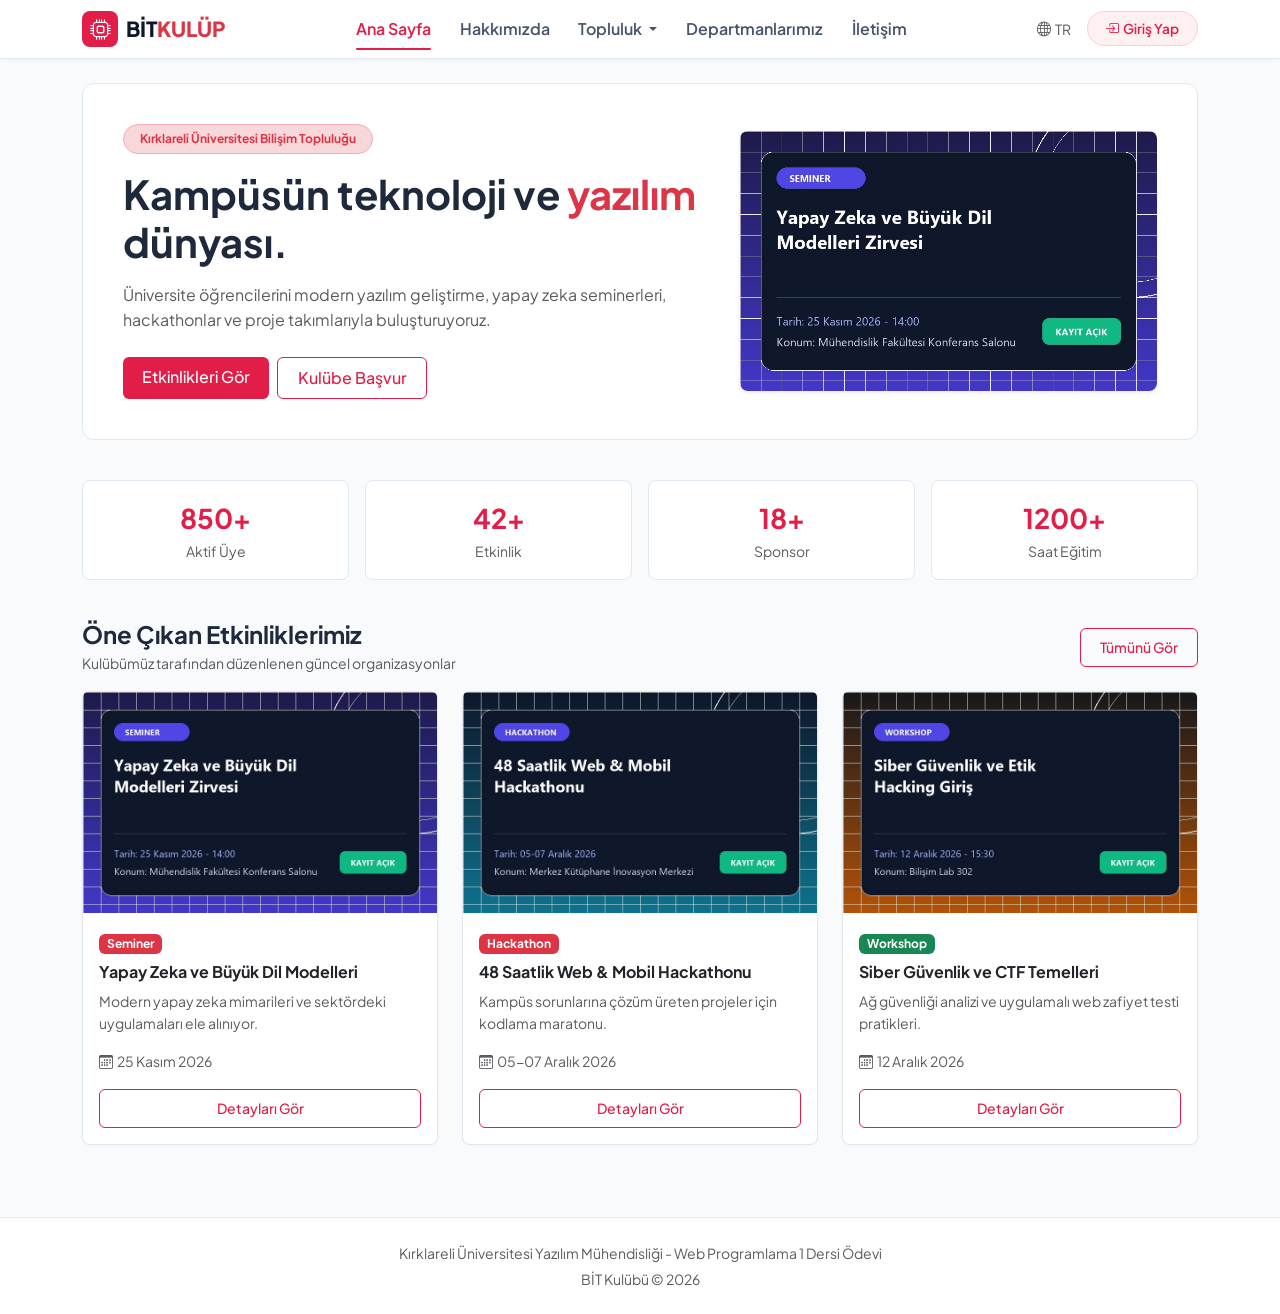
<file: index.html>
<!DOCTYPE html>
<html lang="tr">
<head>
  <meta charset="UTF-8">
  <meta name="viewport" content="width=device-width, initial-scale=1.0">
  <meta name="description" content="Kırklareli Üniversitesi Bilişim ve Teknoloji Kulübü Web Sitesi">
  <title>BİT Kulübü - Üniversite Öğrenci Topluluğu</title>

  <!-- Yazı Tipi -->
  <link rel="preconnect" href="https://fonts.googleapis.com">
  <link rel="preconnect" href="https://fonts.gstatic.com" crossorigin>
  <link href="https://fonts.googleapis.com/css2?family=Plus+Jakarta+Sans:wght@400;500;600;700;800&display=swap" rel="stylesheet">

  <!-- Bootstrap Kütüphanesi -->
  <link href="https://cdn.jsdelivr.net/npm/bootstrap@5.3.3/dist/css/bootstrap.min.css" rel="stylesheet">
  <link href="https://cdn.jsdelivr.net/npm/bootstrap-icons@1.11.3/font/bootstrap-icons.min.css" rel="stylesheet">

  <!-- Kendi CSS Dosyamız -->
  <link rel="stylesheet" href="css/style.css">
</head>
<body>

  <!-- Üst Menü Çubuğu -->
  <header>
    <nav class="navbar navbar-expand-lg navbar-clean">
      <div class="container">
        <!-- Logo -->
        <a class="brand-title" href="index.html">
          <div class="brand-icon"><i class="bi bi-cpu"></i></div>
          <span>BİT<span class="text-danger">KULÜP</span></span>
        </a>

        <!-- Mobilde Açılan Menü Düğmesi -->
        <button class="navbar-toggler border-0 shadow-none" type="button" data-bs-toggle="collapse" data-bs-target="#mainNavbar" aria-label="Menüyü Aç">
          <span class="navbar-toggler-icon"></span>
        </button>

        <!-- Menü Linkleri -->
        <div class="collapse navbar-collapse" id="mainNavbar">
          <ul class="navbar-nav mx-auto mb-2 mb-lg-0 align-items-lg-center">
            <li class="nav-item"><a class="nav-link active" href="index.html">Ana Sayfa</a></li>
            <li class="nav-item"><a class="nav-link" href="hakkinda.html">Hakkımızda</a></li>

            <!-- Topluluk Açılır Menüsü (Resimdeki Kategoriler) -->
            <li class="nav-item dropdown">
              <a class="nav-link dropdown-toggle" href="#" id="toplulukDrop" role="button" data-bs-toggle="dropdown" aria-expanded="false">
                Topluluk
              </a>
              <div class="dropdown-menu dropdown-mega-menu shadow" aria-labelledby="toplulukDrop">
                <div class="row g-2">
                  <!-- Sol Kolon -->
                  <div class="col-12 col-md-6">
                    <a href="hakkinda.html#departmanlar" class="menu-item-card">
                      <div class="menu-icon-box icon-cyan"><i class="bi bi-layers"></i></div>
                      <div>
                        <div class="menu-text-title">Departmanlar</div>
                        <div class="menu-text-desc">Komitelerimizin yapısı</div>
                      </div>
                    </a>

                    <a href="uyeler.html" class="menu-item-card">
                      <div class="menu-icon-box icon-pink"><i class="bi bi-search"></i></div>
                      <div>
                        <div class="menu-text-title">Üyelerimiz</div>
                        <div class="menu-text-desc">Geliştirici kadromuz</div>
                      </div>
                    </a>

                    <a href="etkinlikler.html" class="menu-item-card">
                      <div class="menu-icon-box icon-rose"><i class="bi bi-file-earmark-text"></i></div>
                      <div>
                        <div class="menu-text-title">Duyurular &amp; Blog</div>
                        <div class="menu-text-desc">Yazı ve haberlerimiz</div>
                      </div>
                    </a>

                    <a href="hakkinda.html#sponsorlar" class="menu-item-card">
                      <div class="menu-icon-box icon-teal"><i class="bi bi-award"></i></div>
                      <div>
                        <div class="menu-text-title">Sponsorlar</div>
                        <div class="menu-text-desc">Kurumsal ortaklar</div>
                      </div>
                    </a>
                  </div>

                  <!-- Sağ Kolon -->
                  <div class="col-12 col-md-6">
                    <a href="uyeler.html" class="menu-item-card">
                      <div class="menu-icon-box icon-pink"><i class="bi bi-people"></i></div>
                      <div>
                        <div class="menu-text-title">Yönetim Ekibi</div>
                        <div class="menu-text-desc">Yönetim kadrosu</div>
                      </div>
                    </a>

                    <a href="etkinlikler.html" class="menu-item-card">
                      <div class="menu-icon-box icon-cyan"><i class="bi bi-calendar3"></i></div>
                      <div>
                        <div class="menu-text-title">Etkinlikler</div>
                        <div class="menu-text-desc">Takvim ve planlar</div>
                      </div>
                    </a>

                    <a href="galeri.html" class="menu-item-card">
                      <div class="menu-icon-box icon-rose"><i class="bi bi-stars"></i></div>
                      <div>
                        <div class="menu-text-title">Galeri</div>
                        <div class="menu-text-desc">Etkinlik fotoğrafları</div>
                      </div>
                    </a>

                    <a href="hakkinda.html#sikca-sorulanlar" class="menu-item-card">
                      <div class="menu-icon-box icon-pink"><i class="bi bi-question-circle"></i></div>
                      <div>
                        <div class="menu-text-title">Destek &amp; SSS</div>
                        <div class="menu-text-desc">Sıkça sorulan sorular</div>
                      </div>
                    </a>
                  </div>
                </div>
              </div>
            </li>

            <li class="nav-item"><a class="nav-link" href="hakkinda.html#departmanlar">Departmanlarımız</a></li>
            <li class="nav-item"><a class="nav-link" href="iletisim.html">İletişim</a></li>
          </ul>

          <!-- Üst Sağ Alan: Dil & Giriş Yap -->
          <div class="d-flex align-items-center gap-3">
            <span class="small text-muted d-flex align-items-center gap-1 cursor-pointer">
              <i class="bi bi-globe"></i> TR
            </span>
            <button class="btn btn-login-outline d-flex align-items-center gap-1" data-bs-toggle="modal" data-bs-target="#adminLoginModal">
              <i class="bi bi-box-arrow-in-right"></i> Giriş Yap
            </button>
          </div>
        </div>
      </div>
    </nav>
  </header>

  <!-- Ana Gövde -->
  <main class="container my-4">

    <!-- Giriş ve Tanıtım Kısmı -->
    <section class="hero-box my-4">
      <div class="row align-items-center g-4">
        <div class="col-12 col-lg-7">
          <span class="badge bg-danger-subtle text-danger border border-danger-subtle px-3 py-2 rounded-pill fw-bold mb-3 d-inline-block">
            Kırklareli Üniversitesi Bilişim Topluluğu
          </span>
          <h1 class="display-6 fw-bold mb-3">
            Kampüsün teknoloji ve <span class="text-danger">yazılım</span> dünyası.
          </h1>
          <p class="text-muted mb-4">
            Üniversite öğrencilerini modern yazılım geliştirme, yapay zeka seminerleri, hackathonlar ve proje takımlarıyla buluşturuyoruz.
          </p>
          <div class="d-flex flex-wrap gap-2">
            <a href="etkinlikler.html" class="btn btn-primary-custom">Etkinlikleri Gör</a>
            <a href="iletisim.html" class="btn btn-outline-custom">Kulübe Başvur</a>
          </div>
        </div>
        <div class="col-12 col-lg-5">
          <img src="img/etkinlikler/etkinlik1.jpg" alt="Yapay Zeka Seminer Afişi" class="rounded-3 w-100 shadow-sm" style="max-height: 280px; object-fit: cover;">
        </div>
      </div>
    </section>

    <!-- Kulüp Sayıları -->
    <section class="py-3">
      <div class="row g-3 text-center">
        <div class="col-6 col-md-3">
          <div class="stat-box">
            <div class="stat-number">850+</div>
            <div class="small text-muted">Aktif Üye</div>
          </div>
        </div>
        <div class="col-6 col-md-3">
          <div class="stat-box">
            <div class="stat-number">42+</div>
            <div class="small text-muted">Etkinlik</div>
          </div>
        </div>
        <div class="col-6 col-md-3">
          <div class="stat-box">
            <div class="stat-number">18+</div>
            <div class="small text-muted">Sponsor</div>
          </div>
        </div>
        <div class="col-6 col-md-3">
          <div class="stat-box">
            <div class="stat-number">1200+</div>
            <div class="small text-muted">Saat Eğitim</div>
          </div>
        </div>
      </div>
    </section>

    <!-- Öne Çıkan Etkinlikler -->
    <section class="py-4">
      <div class="d-flex justify-content-between align-items-center mb-3">
        <div>
          <h2 class="h4 fw-bold mb-1">Öne Çıkan Etkinliklerimiz</h2>
          <p class="text-muted small mb-0">Kulübümüz tarafından düzenlenen güncel organizasyonlar</p>
        </div>
        <a href="etkinlikler.html" class="btn btn-sm btn-outline-custom">Tümünü Gör</a>
      </div>

      <div class="row g-4">
        <div class="col-12 col-md-4">
          <div class="card card-custom h-100">
            <img src="img/etkinlikler/etkinlik1.jpg" class="card-img-top" alt="Yapay Zeka Semineri">
            <div class="card-body p-3">
              <span class="badge bg-danger mb-2">Seminer</span>
              <h3 class="card-title h6 fw-bold">Yapay Zeka ve Büyük Dil Modelleri</h3>
              <p class="card-text text-muted small">Modern yapay zeka mimarileri ve sektördeki uygulamaları ele alınıyor.</p>
              <div class="small text-muted mb-3"><i class="bi bi-calendar3 me-1"></i>25 Kasım 2026</div>
              <button class="btn btn-sm btn-outline-custom w-100" data-bs-toggle="modal" data-bs-target="#modalEvent1">Detayları Gör</button>
            </div>
          </div>
        </div>

        <div class="col-12 col-md-4">
          <div class="card card-custom h-100">
            <img src="img/etkinlikler/etkinlik2.jpg" class="card-img-top" alt="Web Hackathonu">
            <div class="card-body p-3">
              <span class="badge bg-danger mb-2">Hackathon</span>
              <h3 class="card-title h6 fw-bold">48 Saatlik Web & Mobil Hackathonu</h3>
              <p class="card-text text-muted small">Kampüs sorunlarına çözüm üreten projeler için kodlama maratonu.</p>
              <div class="small text-muted mb-3"><i class="bi bi-calendar3 me-1"></i>05-07 Aralık 2026</div>
              <button class="btn btn-sm btn-outline-custom w-100" data-bs-toggle="modal" data-bs-target="#modalEvent2">Detayları Gör</button>
            </div>
          </div>
        </div>

        <div class="col-12 col-md-4">
          <div class="card card-custom h-100">
            <img src="img/etkinlikler/etkinlik3.jpg" class="card-img-top" alt="Siber Güvenlik Atölyesi">
            <div class="card-body p-3">
              <span class="badge bg-success mb-2">Workshop</span>
              <h3 class="card-title h6 fw-bold">Siber Güvenlik ve CTF Temelleri</h3>
              <p class="card-text text-muted small">Ağ güvenliği analizi ve uygulamalı web zafiyet testi pratikleri.</p>
              <div class="small text-muted mb-3"><i class="bi bi-calendar3 me-1"></i>12 Aralık 2026</div>
              <button class="btn btn-sm btn-outline-custom w-100" data-bs-toggle="modal" data-bs-target="#modalEvent3">Detayları Gör</button>
            </div>
          </div>
        </div>
      </div>
    </section>

  </main>

  <!-- Sayfa Altı -->
  <footer class="footer-clean">
    <div class="container text-center small text-muted">
      <p class="mb-1">Kırklareli Üniversitesi Yazılım Mühendisliği - Web Programlama 1 Dersi Ödevi</p>
      <p class="mb-0">BİT Kulübü &copy; 2026</p>
    </div>
  </footer>

  <!-- Etkinlik Detay Pencereleri (Modallar) -->
  <div class="modal fade" id="modalEvent1" tabindex="-1" aria-hidden="true">
    <div class="modal-dialog modal-dialog-centered">
      <div class="modal-content">
        <div class="modal-header">
          <h5 class="modal-title fw-bold">Yapay Zeka ve Büyük Dil Modelleri</h5>
          <button type="button" class="btn-close" data-bs-dismiss="modal"></button>
        </div>
        <div class="modal-body text-muted small">
          Doç. Dr. Serdar Yılmaz ve sektör uzmanlarının katılımıyla gerçekleştirilecek geniş kapsamlı seminer.
        </div>
        <div class="modal-footer">
          <button type="button" class="btn btn-sm btn-secondary" data-bs-dismiss="modal">Kapat</button>
        </div>
      </div>
    </div>
  </div>

  <div class="modal fade" id="modalEvent2" tabindex="-1" aria-hidden="true">
    <div class="modal-dialog modal-dialog-centered">
      <div class="modal-content">
        <div class="modal-header">
          <h5 class="modal-title fw-bold">48 Saatlik Web & Mobil Hackathonu</h5>
          <button type="button" class="btn-close" data-bs-dismiss="modal"></button>
        </div>
        <div class="modal-body text-muted small">
          48 saat boyunca sürdürülebilir kampüs çözümleri geliştirilecek kodlama maratonu.
        </div>
        <div class="modal-footer">
          <button type="button" class="btn btn-sm btn-secondary" data-bs-dismiss="modal">Kapat</button>
        </div>
      </div>
    </div>
  </div>

  <div class="modal fade" id="modalEvent3" tabindex="-1" aria-hidden="true">
    <div class="modal-dialog modal-dialog-centered">
      <div class="modal-content">
        <div class="modal-header">
          <h5 class="modal-title fw-bold">Siber Güvenlik ve CTF Temelleri</h5>
          <button type="button" class="btn-close" data-bs-dismiss="modal"></button>
        </div>
        <div class="modal-body text-muted small">
          Ağ trafiği analizi ve CTF stratejilerinin anlatılacağı laboratuvar çalışması.
        </div>
        <div class="modal-footer">
          <button type="button" class="btn btn-sm btn-secondary" data-bs-dismiss="modal">Kapat</button>
        </div>
      </div>
    </div>
  </div>

  <!-- Giriş Yap Modalı -->
  <div class="modal fade" id="adminLoginModal" tabindex="-1" aria-hidden="true">
    <div class="modal-dialog modal-dialog-centered">
      <div class="modal-content">
        <div class="modal-header">
          <h5 class="modal-title fw-bold">Yönetici Girişi</h5>
          <button type="button" class="btn-close" data-bs-dismiss="modal"></button>
        </div>
        <div class="modal-body">
          <div class="p-2 bg-light border rounded-3 mb-3 small">
            <span class="text-danger fw-bold">Demo Giriş Bilgileri:</span> Kullanıcı: <strong>admin</strong> | Şifre: <strong>admin123</strong>
          </div>
          <div class="mb-3">
            <label class="form-label small fw-bold">Kullanıcı Adı</label>
            <input type="text" class="form-control" value="admin" readonly>
          </div>
          <div class="mb-3">
            <label class="form-label small fw-bold">Geçici Şifre</label>
            <input type="password" class="form-control" value="admin123" readonly>
          </div>
        </div>
        <div class="modal-footer">
          <button type="button" class="btn btn-sm btn-secondary" data-bs-dismiss="modal">İptal</button>
          <button type="button" class="btn btn-sm btn-primary-custom" data-bs-target="#adminDashboardModal" data-bs-toggle="modal">
            Giriş Yap ve Panele Git
          </button>
        </div>
      </div>
    </div>
  </div>

  <!-- Yönetim Paneli Gösterim Modalı -->
  <div class="modal fade" id="adminDashboardModal" tabindex="-1" aria-hidden="true">
    <div class="modal-dialog modal-dialog-centered modal-lg">
      <div class="modal-content">
        <div class="modal-header bg-dark text-white">
          <h5 class="modal-title fw-bold">Kulüp Admin Yönetim Paneli</h5>
          <button type="button" class="btn-close btn-close-white" data-bs-dismiss="modal"></button>
        </div>
        <div class="modal-body">
          <div class="row g-3 mb-4 text-center">
            <div class="col-4">
              <div class="p-3 bg-light rounded-3 border">
                <div class="h4 fw-bold text-danger mb-0">852</div>
                <small class="text-muted">Kayıtlı Üye</small>
              </div>
            </div>
            <div class="col-4">
              <div class="p-3 bg-light rounded-3 border">
                <div class="h4 fw-bold text-success mb-0">6</div>
                <small class="text-muted">Aktif Etkinlik</small>
              </div>
            </div>
            <div class="col-4">
              <div class="p-3 bg-light rounded-3 border">
                <div class="h4 fw-bold text-warning mb-0">3</div>
                <small class="text-muted">Yeni Başvuru</small>
              </div>
            </div>
          </div>
          <h6 class="fw-bold mb-2">Hızlı İşlemler</h6>
          <ul class="list-group list-group-flush border rounded-3 small">
            <li class="list-group-item d-flex justify-content-between align-items-center">
              <span>Yeni Üye Onayı: Mehmet Arda</span>
              <span class="badge bg-success">Onaylandı</span>
            </li>
            <li class="list-group-item d-flex justify-content-between align-items-center">
              <span>Etkinlik Yayını: Web Geliştirme Hackathonu</span>
              <span class="badge bg-danger">Yayında</span>
            </li>
          </ul>
        </div>
        <div class="modal-footer">
          <button type="button" class="btn btn-sm btn-dark" data-bs-dismiss="modal">Paneli Kapat</button>
        </div>
      </div>
    </div>
  </div>

  <!-- Bootstrap JS Kütüphanesi -->
  <script src="https://cdn.jsdelivr.net/npm/bootstrap@5.3.3/dist/js/bootstrap.bundle.min.js"></script>
</body>
</html>
</file>
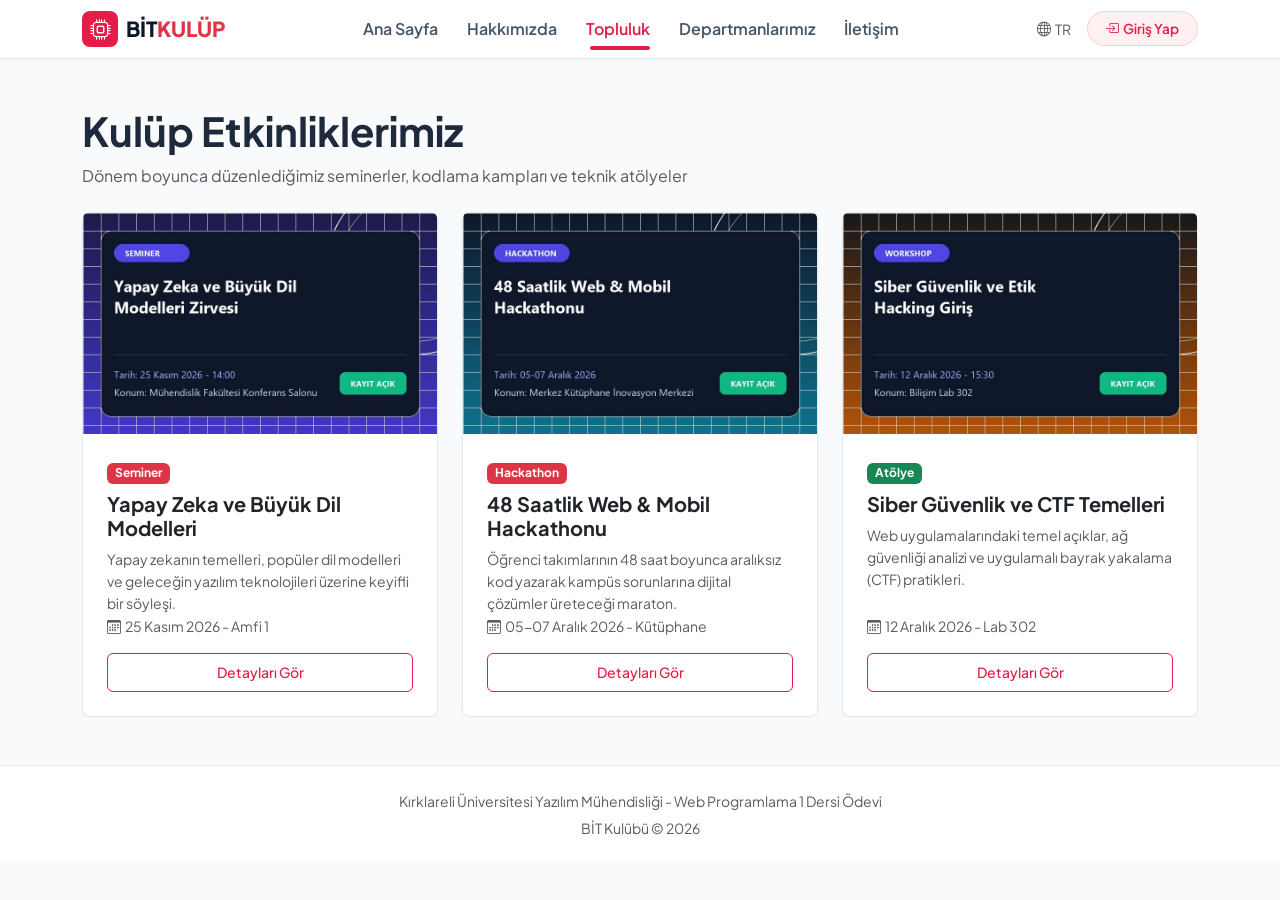
<file: etkinlikler.html>
<!DOCTYPE html>
<html lang="tr">
<head>
  <meta charset="UTF-8">
  <meta name="viewport" content="width=device-width, initial-scale=1.0">
  <meta name="description" content="Kırklareli Üniversitesi BİT Kulübü Etkinlik Takvimi">
  <title>BİT Kulübü - Etkinlikler</title>

  <!-- Yazı Tipi -->
  <link rel="preconnect" href="https://fonts.googleapis.com">
  <link rel="preconnect" href="https://fonts.gstatic.com" crossorigin>
  <link href="https://fonts.googleapis.com/css2?family=Plus+Jakarta+Sans:wght@400;500;600;700;800&display=swap" rel="stylesheet">

  <!-- Bootstrap Kütüphanesi -->
  <link href="https://cdn.jsdelivr.net/npm/bootstrap@5.3.3/dist/css/bootstrap.min.css" rel="stylesheet">
  <link href="https://cdn.jsdelivr.net/npm/bootstrap-icons@1.11.3/font/bootstrap-icons.min.css" rel="stylesheet">

  <!-- Kendi CSS Dosyamız -->
  <link rel="stylesheet" href="css/style.css">
</head>
<body>

  <!-- Üst Menü -->
  <header>
    <nav class="navbar navbar-expand-lg navbar-clean">
      <div class="container">
        <a class="brand-title" href="index.html">
          <div class="brand-icon"><i class="bi bi-cpu"></i></div>
          <span>BİT<span class="text-danger">KULÜP</span></span>
        </a>

        <button class="navbar-toggler border-0 shadow-none" type="button" data-bs-toggle="collapse" data-bs-target="#mainNavbar" aria-label="Menüyü Aç">
          <span class="navbar-toggler-icon"></span>
        </button>

        <div class="collapse navbar-collapse" id="mainNavbar">
          <ul class="navbar-nav mx-auto mb-2 mb-lg-0 align-items-lg-center">
            <li class="nav-item"><a class="nav-link" href="index.html">Ana Sayfa</a></li>
            <li class="nav-item"><a class="nav-link" href="hakkinda.html">Hakkımızda</a></li>

            <!-- Topluluk Açılır Menüsü (Resimdeki Kategoriler) -->
            <li class="nav-item dropdown">
              <a class="nav-link dropdown-toggle active" href="#" id="toplulukDropEtk" role="button" data-bs-toggle="dropdown" aria-expanded="false">
                Topluluk
              </a>
              <div class="dropdown-menu dropdown-mega-menu shadow" aria-labelledby="toplulukDropEtk">
                <div class="row g-2">
                  <div class="col-12 col-md-6">
                    <a href="hakkinda.html#departmanlar" class="menu-item-card">
                      <div class="menu-icon-box icon-cyan"><i class="bi bi-layers"></i></div>
                      <div>
                        <div class="menu-text-title">Departmanlar</div>
                        <div class="menu-text-desc">Komitelerimizin yapısı</div>
                      </div>
                    </a>

                    <a href="uyeler.html" class="menu-item-card">
                      <div class="menu-icon-box icon-pink"><i class="bi bi-search"></i></div>
                      <div>
                        <div class="menu-text-title">Üyelerimiz</div>
                        <div class="menu-text-desc">Geliştirici kadromuz</div>
                      </div>
                    </a>

                    <a href="etkinlikler.html" class="menu-item-card">
                      <div class="menu-icon-box icon-rose"><i class="bi bi-file-earmark-text"></i></div>
                      <div>
                        <div class="menu-text-title">Duyurular &amp; Blog</div>
                        <div class="menu-text-desc">Yazı ve haberlerimiz</div>
                      </div>
                    </a>

                    <a href="hakkinda.html#sponsorlar" class="menu-item-card">
                      <div class="menu-icon-box icon-teal"><i class="bi bi-award"></i></div>
                      <div>
                        <div class="menu-text-title">Sponsorlar</div>
                        <div class="menu-text-desc">Kurumsal ortaklar</div>
                      </div>
                    </a>
                  </div>

                  <div class="col-12 col-md-6">
                    <a href="uyeler.html" class="menu-item-card">
                      <div class="menu-icon-box icon-pink"><i class="bi bi-people"></i></div>
                      <div>
                        <div class="menu-text-title">Yönetim Ekibi</div>
                        <div class="menu-text-desc">Yönetim kadrosu</div>
                      </div>
                    </a>

                    <a href="etkinlikler.html" class="menu-item-card">
                      <div class="menu-icon-box icon-cyan"><i class="bi bi-calendar3"></i></div>
                      <div>
                        <div class="menu-text-title">Etkinlikler</div>
                        <div class="menu-text-desc">Takvim ve planlar</div>
                      </div>
                    </a>

                    <a href="galeri.html" class="menu-item-card">
                      <div class="menu-icon-box icon-rose"><i class="bi bi-stars"></i></div>
                      <div>
                        <div class="menu-text-title">Galeri</div>
                        <div class="menu-text-desc">Etkinlik fotoğrafları</div>
                      </div>
                    </a>

                    <a href="hakkinda.html#sikca-sorulanlar" class="menu-item-card">
                      <div class="menu-icon-box icon-pink"><i class="bi bi-question-circle"></i></div>
                      <div>
                        <div class="menu-text-title">Destek &amp; SSS</div>
                        <div class="menu-text-desc">Sıkça sorulan sorular</div>
                      </div>
                    </a>
                  </div>
                </div>
              </div>
            </li>

            <li class="nav-item"><a class="nav-link" href="hakkinda.html#departmanlar">Departmanlarımız</a></li>
            <li class="nav-item"><a class="nav-link" href="iletisim.html">İletişim</a></li>
          </ul>

          <div class="d-flex align-items-center gap-3">
            <span class="small text-muted d-flex align-items-center gap-1 cursor-pointer">
              <i class="bi bi-globe"></i> TR
            </span>
            <button class="btn btn-login-outline d-flex align-items-center gap-1" data-bs-toggle="modal" data-bs-target="#adminLoginModal">
              <i class="bi bi-box-arrow-in-right"></i> Giriş Yap
            </button>
          </div>
        </div>
      </div>
    </nav>
  </header>

  <!-- Ana İçerik -->
  <main class="container my-5">
    
    <div class="mb-4">
      <h1 class="display-6 fw-bold">Kulüp Etkinliklerimiz</h1>
      <p class="text-muted">Dönem boyunca düzenlediğimiz seminerler, kodlama kampları ve teknik atölyeler</p>
    </div>

    <!-- Etkinlik Kartları (Bootstrap Cards) -->
    <div class="row g-4">
      
      <!-- Kart 1 -->
      <div class="col-12 col-md-4">
        <div class="card card-custom h-100">
          <img src="img/etkinlikler/etkinlik1.jpg" class="card-img-top" alt="Yapay Zeka Semineri Afişi">
          <div class="card-body p-4 d-flex flex-column">
            <div>
              <span class="badge bg-danger mb-2">Seminer</span>
              <h2 class="card-title h5 fw-bold">Yapay Zeka ve Büyük Dil Modelleri</h2>
              <p class="card-text text-muted small">
                Yapay zekanın temelleri, popüler dil modelleri ve geleceğin yazılım teknolojileri üzerine keyifli bir söyleşi.
              </p>
            </div>
            <div class="mt-auto">
              <div class="text-muted small mb-3"><i class="bi bi-calendar3 me-1"></i>25 Kasım 2026 - Amfi 1</div>
              <button class="btn btn-sm btn-outline-custom w-100" data-bs-toggle="modal" data-bs-target="#modalEvent1">
                Detayları Gör
              </button>
            </div>
          </div>
        </div>
      </div>

      <!-- Kart 2 -->
      <div class="col-12 col-md-4">
        <div class="card card-custom h-100">
          <img src="img/etkinlikler/etkinlik2.jpg" class="card-img-top" alt="Web Hackathon Afişi">
          <div class="card-body p-4 d-flex flex-column">
            <div>
              <span class="badge bg-danger mb-2">Hackathon</span>
              <h2 class="card-title h5 fw-bold">48 Saatlik Web & Mobil Hackathonu</h2>
              <p class="card-text text-muted small">
                Öğrenci takımlarının 48 saat boyunca aralıksız kod yazarak kampüs sorunlarına dijital çözümler üreteceği maraton.
              </p>
            </div>
            <div class="mt-auto">
              <div class="text-muted small mb-3"><i class="bi bi-calendar3 me-1"></i>05-07 Aralık 2026 - Kütüphane</div>
              <button class="btn btn-sm btn-outline-custom w-100" data-bs-toggle="modal" data-bs-target="#modalEvent2">
                Detayları Gör
              </button>
            </div>
          </div>
        </div>
      </div>

      <!-- Kart 3 -->
      <div class="col-12 col-md-4">
        <div class="card card-custom h-100">
          <img src="img/etkinlikler/etkinlik3.jpg" class="card-img-top" alt="Siber Güvenlik Atölyesi Afişi">
          <div class="card-body p-4 d-flex flex-column">
            <div>
              <span class="badge bg-success mb-2">Atölye</span>
              <h2 class="card-title h5 fw-bold">Siber Güvenlik ve CTF Temelleri</h2>
              <p class="card-text text-muted small">
                Web uygulamalarındaki temel açıklar, ağ güvenliği analizi ve uygulamalı bayrak yakalama (CTF) pratikleri.
              </p>
            </div>
            <div class="mt-auto">
              <div class="text-muted small mb-3"><i class="bi bi-calendar3 me-1"></i>12 Aralık 2026 - Lab 302</div>
              <button class="btn btn-sm btn-outline-custom w-100" data-bs-toggle="modal" data-bs-target="#modalEvent3">
                Detayları Gör
              </button>
            </div>
          </div>
        </div>
      </div>

    </div>

  </main>

  <!-- Sayfa Altı -->
  <footer class="footer-clean">
    <div class="container text-center small text-muted">
      <p class="mb-1">Kırklareli Üniversitesi Yazılım Mühendisliği - Web Programlama 1 Dersi Ödevi</p>
      <p class="mb-0">BİT Kulübü &copy; 2026</p>
    </div>
  </footer>

  <!-- Etkinlik Detay Modalları -->
  <div class="modal fade" id="modalEvent1" tabindex="-1" aria-hidden="true">
    <div class="modal-dialog modal-dialog-centered">
      <div class="modal-content">
        <div class="modal-header">
          <h5 class="modal-title fw-bold">Yapay Zeka ve Büyük Dil Modelleri</h5>
          <button type="button" class="btn-close" data-bs-dismiss="modal"></button>
        </div>
        <div class="modal-body text-muted small">
          Doç. Dr. Serdar Yılmaz ve sektör uzmanlarının katılımıyla gerçekleştirilecek geniş kapsamlı seminer. Tüm üniversite öğrencilerine açıktır.
        </div>
        <div class="modal-footer">
          <button type="button" class="btn btn-sm btn-secondary" data-bs-dismiss="modal">Kapat</button>
        </div>
      </div>
    </div>
  </div>

  <div class="modal fade" id="modalEvent2" tabindex="-1" aria-hidden="true">
    <div class="modal-dialog modal-dialog-centered">
      <div class="modal-content">
        <div class="modal-header">
          <h5 class="modal-title fw-bold">48 Saatlik Web & Mobil Hackathonu</h5>
          <button type="button" class="btn-close" data-bs-dismiss="modal"></button>
        </div>
        <div class="modal-body text-muted small">
          48 saat boyunca sürdürülebilir kampüs çözümleri geliştirilecek. Dereceye giren ilk 3 takıma ödül takdim edilecektir.
        </div>
        <div class="modal-footer">
          <button type="button" class="btn btn-sm btn-secondary" data-bs-dismiss="modal">Kapat</button>
        </div>
      </div>
    </div>
  </div>

  <div class="modal fade" id="modalEvent3" tabindex="-1" aria-hidden="true">
    <div class="modal-dialog modal-dialog-centered">
      <div class="modal-content">
        <div class="modal-header">
          <h5 class="modal-title fw-bold">Siber Güvenlik ve CTF Temelleri</h5>
          <button type="button" class="btn-close" data-bs-dismiss="modal"></button>
        </div>
        <div class="modal-body text-muted small">
          Temel seviyede siber güvenlik araçları, ağ izleme ve zafiyet analizi laboratuvar ortamında birebir gösterilecektir.
        </div>
        <div class="modal-footer">
          <button type="button" class="btn btn-sm btn-secondary" data-bs-dismiss="modal">Kapat</button>
        </div>
      </div>
    </div>
  </div>

  <!-- Giriş Yap Modalı -->
  <div class="modal fade" id="adminLoginModal" tabindex="-1" aria-hidden="true">
    <div class="modal-dialog modal-dialog-centered">
      <div class="modal-content">
        <div class="modal-header">
          <h5 class="modal-title fw-bold">Yönetici Girişi</h5>
          <button type="button" class="btn-close" data-bs-dismiss="modal"></button>
        </div>
        <div class="modal-body">
          <div class="p-2 bg-light border rounded-3 mb-3 small">
            <span class="text-danger fw-bold">Demo Giriş Bilgileri:</span> Kullanıcı: <strong>admin</strong> | Şifre: <strong>admin123</strong>
          </div>
          <div class="mb-3">
            <label class="form-label small fw-bold">Kullanıcı Adı</label>
            <input type="text" class="form-control" value="admin" readonly>
          </div>
          <div class="mb-3">
            <label class="form-label small fw-bold">Geçici Şifre</label>
            <input type="password" class="form-control" value="admin123" readonly>
          </div>
        </div>
        <div class="modal-footer">
          <button type="button" class="btn btn-sm btn-secondary" data-bs-dismiss="modal">İptal</button>
          <button type="button" class="btn btn-sm btn-primary-custom" data-bs-target="#adminDashboardModal" data-bs-toggle="modal">
            Giriş Yap ve Panele Git
          </button>
        </div>
      </div>
    </div>
  </div>

  <!-- Yönetim Paneli Gösterim Modalı -->
  <div class="modal fade" id="adminDashboardModal" tabindex="-1" aria-hidden="true">
    <div class="modal-dialog modal-dialog-centered modal-lg">
      <div class="modal-content">
        <div class="modal-header bg-dark text-white">
          <h5 class="modal-title fw-bold">Kulüp Admin Yönetim Paneli</h5>
          <button type="button" class="btn-close btn-close-white" data-bs-dismiss="modal"></button>
        </div>
        <div class="modal-body">
          <div class="row g-3 mb-4 text-center">
            <div class="col-4">
              <div class="p-3 bg-light rounded-3 border">
                <div class="h4 fw-bold text-danger mb-0">852</div>
                <small class="text-muted">Kayıtlı Üye</small>
              </div>
            </div>
            <div class="col-4">
              <div class="p-3 bg-light rounded-3 border">
                <div class="h4 fw-bold text-success mb-0">6</div>
                <small class="text-muted">Aktif Etkinlik</small>
              </div>
            </div>
            <div class="col-4">
              <div class="p-3 bg-light rounded-3 border">
                <div class="h4 fw-bold text-warning mb-0">3</div>
                <small class="text-muted">Yeni Başvuru</small>
              </div>
            </div>
          </div>
          <h6 class="fw-bold mb-2">Hızlı İşlemler</h6>
          <ul class="list-group list-group-flush border rounded-3 small">
            <li class="list-group-item d-flex justify-content-between align-items-center">
              <span>Yeni Üye Onayı: Mehmet Arda</span>
              <span class="badge bg-success">Onaylandı</span>
            </li>
            <li class="list-group-item d-flex justify-content-between align-items-center">
              <span>Etkinlik Yayını: Web Geliştirme Hackathonu</span>
              <span class="badge bg-danger">Yayında</span>
            </li>
          </ul>
        </div>
        <div class="modal-footer">
          <button type="button" class="btn btn-sm btn-dark" data-bs-dismiss="modal">Paneli Kapat</button>
        </div>
      </div>
    </div>
  </div>

  <!-- Bootstrap JS Kütüphanesi -->
  <script src="https://cdn.jsdelivr.net/npm/bootstrap@5.3.3/dist/js/bootstrap.bundle.min.js"></script>
</body>
</html>
</file>
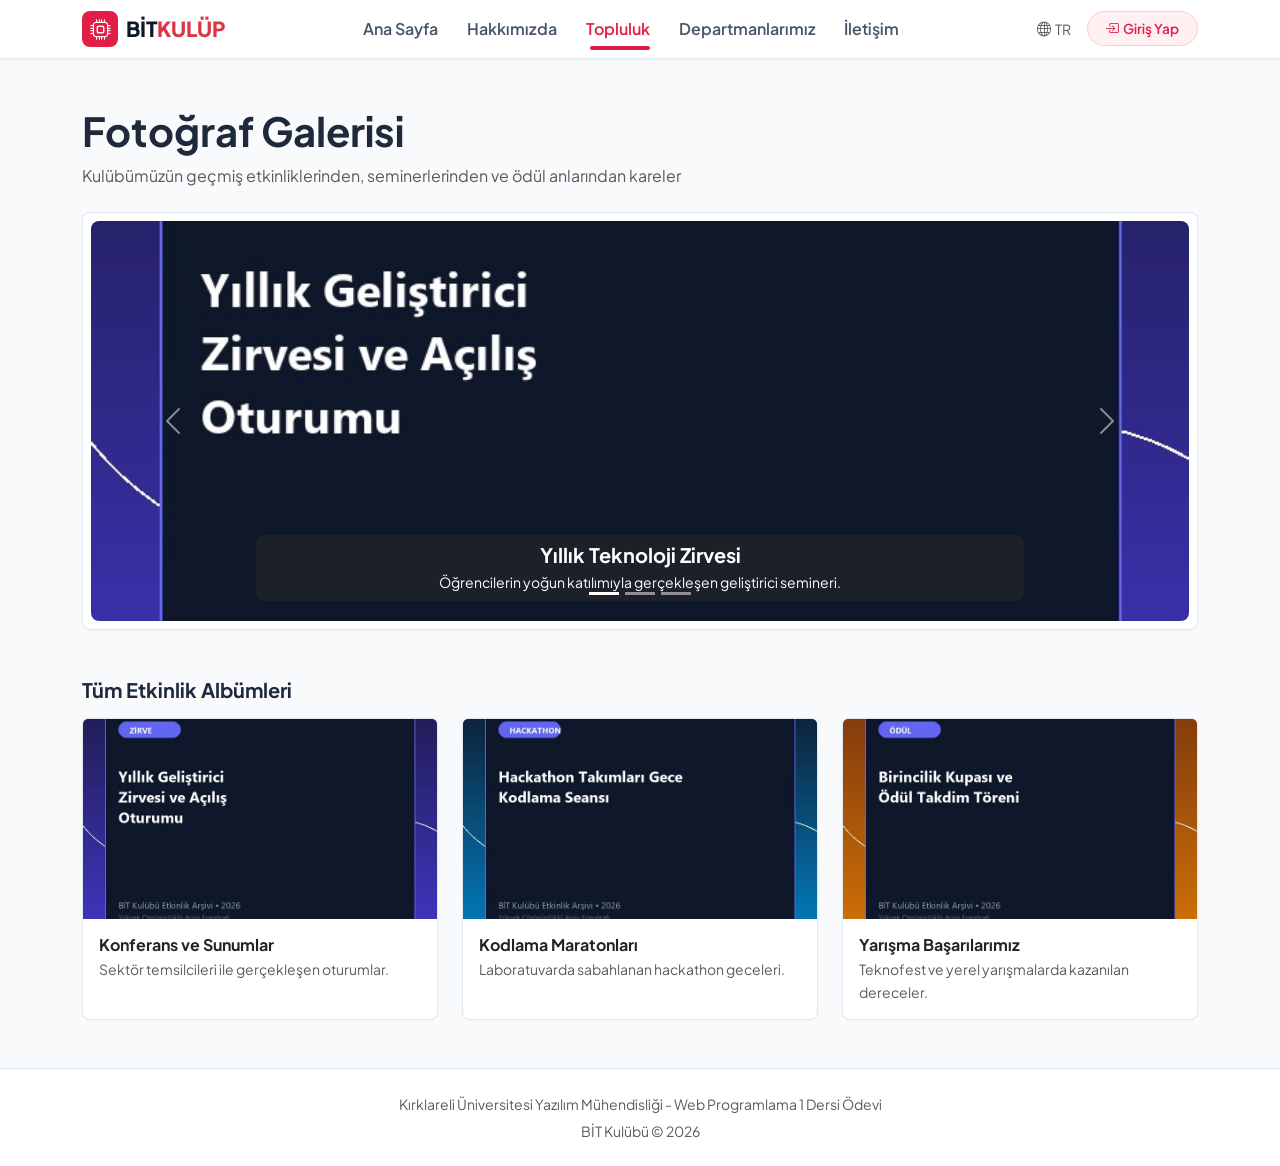
<file: galeri.html>
<!DOCTYPE html>
<html lang="tr">
<head>
  <meta charset="UTF-8">
  <meta name="viewport" content="width=device-width, initial-scale=1.0">
  <meta name="description" content="Kırklareli Üniversitesi BİT Kulübü Etkinlik Fotoğraf Galerisi">
  <title>BİT Kulübü - Galeri</title>

  <!-- Yazı Tipi -->
  <link rel="preconnect" href="https://fonts.googleapis.com">
  <link rel="preconnect" href="https://fonts.gstatic.com" crossorigin>
  <link href="https://fonts.googleapis.com/css2?family=Plus+Jakarta+Sans:wght@400;500;600;700;800&display=swap" rel="stylesheet">

  <!-- Bootstrap Kütüphanesi -->
  <link href="https://cdn.jsdelivr.net/npm/bootstrap@5.3.3/dist/css/bootstrap.min.css" rel="stylesheet">
  <link href="https://cdn.jsdelivr.net/npm/bootstrap-icons@1.11.3/font/bootstrap-icons.min.css" rel="stylesheet">

  <!-- Kendi CSS Dosyamız -->
  <link rel="stylesheet" href="css/style.css">
</head>
<body>

  <!-- Üst Menü -->
  <header>
    <nav class="navbar navbar-expand-lg navbar-clean">
      <div class="container">
        <a class="brand-title" href="index.html">
          <div class="brand-icon"><i class="bi bi-cpu"></i></div>
          <span>BİT<span class="text-danger">KULÜP</span></span>
        </a>

        <button class="navbar-toggler border-0 shadow-none" type="button" data-bs-toggle="collapse" data-bs-target="#mainNavbar" aria-label="Menüyü Aç">
          <span class="navbar-toggler-icon"></span>
        </button>

        <div class="collapse navbar-collapse" id="mainNavbar">
          <ul class="navbar-nav mx-auto mb-2 mb-lg-0 align-items-lg-center">
            <li class="nav-item"><a class="nav-link" href="index.html">Ana Sayfa</a></li>
            <li class="nav-item"><a class="nav-link" href="hakkinda.html">Hakkımızda</a></li>

            <!-- Topluluk Açılır Menüsü (Resimdeki Kategoriler) -->
            <li class="nav-item dropdown">
              <a class="nav-link dropdown-toggle active" href="#" id="toplulukDropGaleri" role="button" data-bs-toggle="dropdown" aria-expanded="false">
                Topluluk
              </a>
              <div class="dropdown-menu dropdown-mega-menu shadow" aria-labelledby="toplulukDropGaleri">
                <div class="row g-2">
                  <div class="col-12 col-md-6">
                    <a href="hakkinda.html#departmanlar" class="menu-item-card">
                      <div class="menu-icon-box icon-cyan"><i class="bi bi-layers"></i></div>
                      <div>
                        <div class="menu-text-title">Departmanlar</div>
                        <div class="menu-text-desc">Komitelerimizin yapısı</div>
                      </div>
                    </a>

                    <a href="uyeler.html" class="menu-item-card">
                      <div class="menu-icon-box icon-pink"><i class="bi bi-search"></i></div>
                      <div>
                        <div class="menu-text-title">Üyelerimiz</div>
                        <div class="menu-text-desc">Geliştirici kadromuz</div>
                      </div>
                    </a>

                    <a href="etkinlikler.html" class="menu-item-card">
                      <div class="menu-icon-box icon-rose"><i class="bi bi-file-earmark-text"></i></div>
                      <div>
                        <div class="menu-text-title">Duyurular &amp; Blog</div>
                        <div class="menu-text-desc">Yazı ve haberlerimiz</div>
                      </div>
                    </a>

                    <a href="hakkinda.html#sponsorlar" class="menu-item-card">
                      <div class="menu-icon-box icon-teal"><i class="bi bi-award"></i></div>
                      <div>
                        <div class="menu-text-title">Sponsorlar</div>
                        <div class="menu-text-desc">Kurumsal ortaklar</div>
                      </div>
                    </a>
                  </div>

                  <div class="col-12 col-md-6">
                    <a href="uyeler.html" class="menu-item-card">
                      <div class="menu-icon-box icon-pink"><i class="bi bi-people"></i></div>
                      <div>
                        <div class="menu-text-title">Yönetim Ekibi</div>
                        <div class="menu-text-desc">Yönetim kadrosu</div>
                      </div>
                    </a>

                    <a href="etkinlikler.html" class="menu-item-card">
                      <div class="menu-icon-box icon-cyan"><i class="bi bi-calendar3"></i></div>
                      <div>
                        <div class="menu-text-title">Etkinlikler</div>
                        <div class="menu-text-desc">Takvim ve planlar</div>
                      </div>
                    </a>

                    <a href="galeri.html" class="menu-item-card">
                      <div class="menu-icon-box icon-rose"><i class="bi bi-stars"></i></div>
                      <div>
                        <div class="menu-text-title">Galeri</div>
                        <div class="menu-text-desc">Etkinlik fotoğrafları</div>
                      </div>
                    </a>

                    <a href="hakkinda.html#sikca-sorulanlar" class="menu-item-card">
                      <div class="menu-icon-box icon-pink"><i class="bi bi-question-circle"></i></div>
                      <div>
                        <div class="menu-text-title">Destek &amp; SSS</div>
                        <div class="menu-text-desc">Sıkça sorulan sorular</div>
                      </div>
                    </a>
                  </div>
                </div>
              </div>
            </li>

            <li class="nav-item"><a class="nav-link" href="hakkinda.html#departmanlar">Departmanlarımız</a></li>
            <li class="nav-item"><a class="nav-link" href="iletisim.html">İletişim</a></li>
          </ul>

          <div class="d-flex align-items-center gap-3">
            <span class="small text-muted d-flex align-items-center gap-1 cursor-pointer">
              <i class="bi bi-globe"></i> TR
            </span>
            <button class="btn btn-login-outline d-flex align-items-center gap-1" data-bs-toggle="modal" data-bs-target="#adminLoginModal">
              <i class="bi bi-box-arrow-in-right"></i> Giriş Yap
            </button>
          </div>
        </div>
      </div>
    </nav>
  </header>

  <!-- Ana İçerik -->
  <main class="container my-5">
    
    <div class="mb-4">
      <h1 class="display-6 fw-bold">Fotoğraf Galerisi</h1>
      <p class="text-muted">Kulübümüzün geçmiş etkinliklerinden, seminerlerinden ve ödül anlarından kareler</p>
    </div>

    <!-- Resim Kaydırıcı (Bootstrap Carousel) -->
    <div class="card card-custom p-2 mb-5">
      <div id="clubCarousel" class="carousel slide rounded-3 overflow-hidden" data-bs-ride="carousel">
        <div class="carousel-indicators">
          <button type="button" data-bs-target="#clubCarousel" data-bs-slide-to="0" class="active" aria-label="Fotoğraf 1"></button>
          <button type="button" data-bs-target="#clubCarousel" data-bs-slide-to="1" aria-label="Fotoğraf 2"></button>
          <button type="button" data-bs-target="#clubCarousel" data-bs-slide-to="2" aria-label="Fotoğraf 3"></button>
        </div>
        <div class="carousel-inner">
          <div class="carousel-item active">
            <img src="img/galeri/galeri1.jpg" class="d-block w-100" alt="Yıllık Teknoloji Zirvesi Konferans Salonu" style="max-height: 400px; object-fit: cover;">
            <div class="carousel-caption d-none d-md-block bg-dark bg-opacity-75 rounded-3 p-2">
              <h5 class="fw-bold mb-1">Yıllık Teknoloji Zirvesi</h5>
              <p class="small mb-0">Öğrencilerin yoğun katılımıyla gerçekleşen geliştirici semineri.</p>
            </div>
          </div>
          <div class="carousel-item">
            <img src="img/galeri/galeri2.jpg" class="d-block w-100" alt="Hackathon Gece Kodlama Seansı" style="max-height: 400px; object-fit: cover;">
            <div class="carousel-caption d-none d-md-block bg-dark bg-opacity-75 rounded-3 p-2">
              <h5 class="fw-bold mb-1">48 Saatlik Hackathon Seansı</h5>
              <p class="small mb-0">Gece boyunca süren yaratıcı kodlama maratonu.</p>
            </div>
          </div>
          <div class="carousel-item">
            <img src="img/galeri/galeri3.jpg" class="d-block w-100" alt="Ödül ve Kupa Töreni" style="max-height: 400px; object-fit: cover;">
            <div class="carousel-caption d-none d-md-block bg-dark bg-opacity-75 rounded-3 p-2">
              <h5 class="fw-bold mb-1">Ödül Takdim Töreni</h5>
              <p class="small mb-0">Başarılı takımlarımıza plaket ve ödül verilmesi anı.</p>
            </div>
          </div>
        </div>
        <button class="carousel-control-prev" type="button" data-bs-target="#clubCarousel" data-bs-slide="prev">
          <span class="carousel-control-prev-icon"></span>
          <span class="visually-hidden">Önceki</span>
        </button>
        <button class="carousel-control-next" type="button" data-bs-target="#clubCarousel" data-bs-slide="next">
          <span class="carousel-control-next-icon"></span>
          <span class="visually-hidden">Sonraki</span>
        </button>
      </div>
    </div>

    <!-- Fotoğraf Izgarası (Grid) -->
    <h2 class="h5 fw-bold mb-3">Tüm Etkinlik Albümleri</h2>
    <div class="row g-4">
      <div class="col-12 col-md-4">
        <div class="card card-custom h-100">
          <img src="img/galeri/galeri1.jpg" class="card-img-top" alt="Teknoloji Zirvesi Albümü" style="height: 200px; object-fit: cover;">
          <div class="card-body p-3">
            <h3 class="h6 fw-bold mb-1">Konferans ve Sunumlar</h3>
            <p class="text-muted small mb-0">Sektör temsilcileri ile gerçekleşen oturumlar.</p>
          </div>
        </div>
      </div>
      <div class="col-12 col-md-4">
        <div class="card card-custom h-100">
          <img src="img/galeri/galeri2.jpg" class="card-img-top" alt="Hackathon Albümü" style="height: 200px; object-fit: cover;">
          <div class="card-body p-3">
            <h3 class="h6 fw-bold mb-1">Kodlama Maratonları</h3>
            <p class="text-muted small mb-0">Laboratuvarda sabahlanan hackathon geceleri.</p>
          </div>
        </div>
      </div>
      <div class="col-12 col-md-4">
        <div class="card card-custom h-100">
          <img src="img/galeri/galeri3.jpg" class="card-img-top" alt="Ödül Töreni Albümü" style="height: 200px; object-fit: cover;">
          <div class="card-body p-3">
            <h3 class="h6 fw-bold mb-1">Yarışma Başarılarımız</h3>
            <p class="text-muted small mb-0">Teknofest ve yerel yarışmalarda kazanılan dereceler.</p>
          </div>
        </div>
      </div>
    </div>

  </main>

  <!-- Sayfa Altı -->
  <footer class="footer-clean">
    <div class="container text-center small text-muted">
      <p class="mb-1">Kırklareli Üniversitesi Yazılım Mühendisliği - Web Programlama 1 Dersi Ödevi</p>
      <p class="mb-0">BİT Kulübü &copy; 2026</p>
    </div>
  </footer>

  <!-- Giriş Yap Modalı -->
  <div class="modal fade" id="adminLoginModal" tabindex="-1" aria-hidden="true">
    <div class="modal-dialog modal-dialog-centered">
      <div class="modal-content">
        <div class="modal-header">
          <h5 class="modal-title fw-bold">Yönetici Girişi</h5>
          <button type="button" class="btn-close" data-bs-dismiss="modal"></button>
        </div>
        <div class="modal-body">
          <div class="p-2 bg-light border rounded-3 mb-3 small">
            <span class="text-danger fw-bold">Demo Giriş Bilgileri:</span> Kullanıcı: <strong>admin</strong> | Şifre: <strong>admin123</strong>
          </div>
          <div class="mb-3">
            <label class="form-label small fw-bold">Kullanıcı Adı</label>
            <input type="text" class="form-control" value="admin" readonly>
          </div>
          <div class="mb-3">
            <label class="form-label small fw-bold">Geçici Şifre</label>
            <input type="password" class="form-control" value="admin123" readonly>
          </div>
        </div>
        <div class="modal-footer">
          <button type="button" class="btn btn-sm btn-secondary" data-bs-dismiss="modal">İptal</button>
          <button type="button" class="btn btn-sm btn-primary-custom" data-bs-target="#adminDashboardModal" data-bs-toggle="modal">
            Giriş Yap ve Panele Git
          </button>
        </div>
      </div>
    </div>
  </div>

  <!-- Yönetim Paneli Gösterim Modalı -->
  <div class="modal fade" id="adminDashboardModal" tabindex="-1" aria-hidden="true">
    <div class="modal-dialog modal-dialog-centered modal-lg">
      <div class="modal-content">
        <div class="modal-header bg-dark text-white">
          <h5 class="modal-title fw-bold">Kulüp Admin Yönetim Paneli</h5>
          <button type="button" class="btn-close btn-close-white" data-bs-dismiss="modal"></button>
        </div>
        <div class="modal-body">
          <div class="row g-3 mb-4 text-center">
            <div class="col-4">
              <div class="p-3 bg-light rounded-3 border">
                <div class="h4 fw-bold text-danger mb-0">852</div>
                <small class="text-muted">Kayıtlı Üye</small>
              </div>
            </div>
            <div class="col-4">
              <div class="p-3 bg-light rounded-3 border">
                <div class="h4 fw-bold text-success mb-0">6</div>
                <small class="text-muted">Aktif Etkinlik</small>
              </div>
            </div>
            <div class="col-4">
              <div class="p-3 bg-light rounded-3 border">
                <div class="h4 fw-bold text-warning mb-0">3</div>
                <small class="text-muted">Yeni Başvuru</small>
              </div>
            </div>
          </div>
          <h6 class="fw-bold mb-2">Hızlı İşlemler</h6>
          <ul class="list-group list-group-flush border rounded-3 small">
            <li class="list-group-item d-flex justify-content-between align-items-center">
              <span>Yeni Üye Onayı: Mehmet Arda</span>
              <span class="badge bg-success">Onaylandı</span>
            </li>
            <li class="list-group-item d-flex justify-content-between align-items-center">
              <span>Etkinlik Yayını: Web Geliştirme Hackathonu</span>
              <span class="badge bg-danger">Yayında</span>
            </li>
          </ul>
        </div>
        <div class="modal-footer">
          <button type="button" class="btn btn-sm btn-dark" data-bs-dismiss="modal">Paneli Kapat</button>
        </div>
      </div>
    </div>
  </div>

  <!-- Bootstrap JS Kütüphanesi -->
  <script src="https://cdn.jsdelivr.net/npm/bootstrap@5.3.3/dist/js/bootstrap.bundle.min.js"></script>
</body>
</html>
</file>
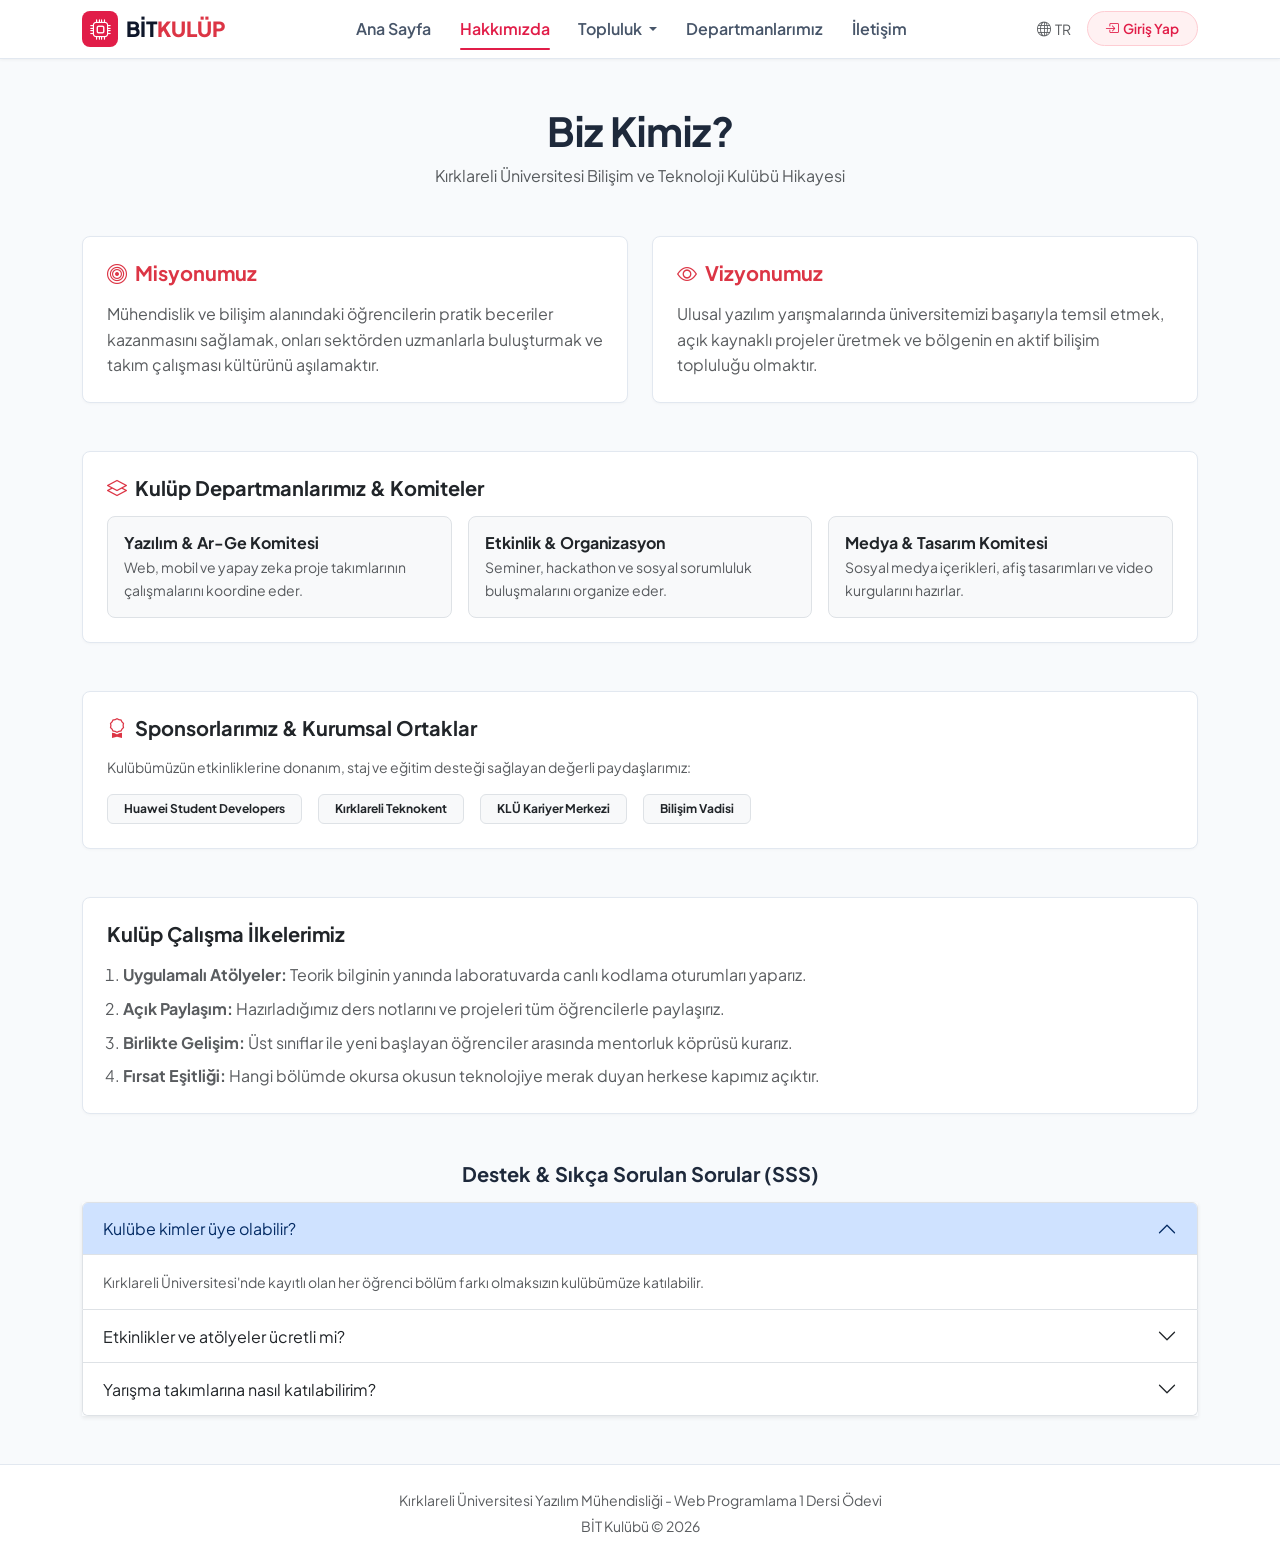
<file: hakkinda.html>
<!DOCTYPE html>
<html lang="tr">
<head>
  <meta charset="UTF-8">
  <meta name="viewport" content="width=device-width, initial-scale=1.0">
  <meta name="description" content="Kırklareli Üniversitesi BİT Kulübü - Hakkımızda">
  <title>BİT Kulübü - Hakkımızda</title>

  <!-- Yazı Tipi -->
  <link rel="preconnect" href="https://fonts.googleapis.com">
  <link rel="preconnect" href="https://fonts.gstatic.com" crossorigin>
  <link href="https://fonts.googleapis.com/css2?family=Plus+Jakarta+Sans:wght@400;500;600;700;800&display=swap" rel="stylesheet">

  <!-- Bootstrap Kütüphanesi -->
  <link href="https://cdn.jsdelivr.net/npm/bootstrap@5.3.3/dist/css/bootstrap.min.css" rel="stylesheet">
  <link href="https://cdn.jsdelivr.net/npm/bootstrap-icons@1.11.3/font/bootstrap-icons.min.css" rel="stylesheet">

  <!-- Kendi CSS Dosyamız -->
  <link rel="stylesheet" href="css/style.css">
</head>
<body>

  <!-- Üst Menü -->
  <header>
    <nav class="navbar navbar-expand-lg navbar-clean">
      <div class="container">
        <a class="brand-title" href="index.html">
          <div class="brand-icon"><i class="bi bi-cpu"></i></div>
          <span>BİT<span class="text-danger">KULÜP</span></span>
        </a>

        <button class="navbar-toggler border-0 shadow-none" type="button" data-bs-toggle="collapse" data-bs-target="#mainNavbar" aria-label="Menüyü Aç">
          <span class="navbar-toggler-icon"></span>
        </button>

        <div class="collapse navbar-collapse" id="mainNavbar">
          <ul class="navbar-nav mx-auto mb-2 mb-lg-0 align-items-lg-center">
            <li class="nav-item"><a class="nav-link" href="index.html">Ana Sayfa</a></li>
            <li class="nav-item"><a class="nav-link active" href="hakkinda.html">Hakkımızda</a></li>

            <!-- Topluluk Açılır Menüsü (Resimdeki Kategoriler) -->
            <li class="nav-item dropdown">
              <a class="nav-link dropdown-toggle" href="#" id="toplulukDropHakkinda" role="button" data-bs-toggle="dropdown" aria-expanded="false">
                Topluluk
              </a>
              <div class="dropdown-menu dropdown-mega-menu shadow" aria-labelledby="toplulukDropHakkinda">
                <div class="row g-2">
                  <div class="col-12 col-md-6">
                    <a href="hakkinda.html#departmanlar" class="menu-item-card">
                      <div class="menu-icon-box icon-cyan"><i class="bi bi-layers"></i></div>
                      <div>
                        <div class="menu-text-title">Departmanlar</div>
                        <div class="menu-text-desc">Komitelerimizin yapısı</div>
                      </div>
                    </a>

                    <a href="uyeler.html" class="menu-item-card">
                      <div class="menu-icon-box icon-pink"><i class="bi bi-search"></i></div>
                      <div>
                        <div class="menu-text-title">Üyelerimiz</div>
                        <div class="menu-text-desc">Geliştirici kadromuz</div>
                      </div>
                    </a>

                    <a href="etkinlikler.html" class="menu-item-card">
                      <div class="menu-icon-box icon-rose"><i class="bi bi-file-earmark-text"></i></div>
                      <div>
                        <div class="menu-text-title">Duyurular &amp; Blog</div>
                        <div class="menu-text-desc">Yazı ve haberlerimiz</div>
                      </div>
                    </a>

                    <a href="hakkinda.html#sponsorlar" class="menu-item-card">
                      <div class="menu-icon-box icon-teal"><i class="bi bi-award"></i></div>
                      <div>
                        <div class="menu-text-title">Sponsorlar</div>
                        <div class="menu-text-desc">Kurumsal ortaklar</div>
                      </div>
                    </a>
                  </div>

                  <div class="col-12 col-md-6">
                    <a href="uyeler.html" class="menu-item-card">
                      <div class="menu-icon-box icon-pink"><i class="bi bi-people"></i></div>
                      <div>
                        <div class="menu-text-title">Yönetim Ekibi</div>
                        <div class="menu-text-desc">Yönetim kadrosu</div>
                      </div>
                    </a>

                    <a href="etkinlikler.html" class="menu-item-card">
                      <div class="menu-icon-box icon-cyan"><i class="bi bi-calendar3"></i></div>
                      <div>
                        <div class="menu-text-title">Etkinlikler</div>
                        <div class="menu-text-desc">Takvim ve planlar</div>
                      </div>
                    </a>

                    <a href="galeri.html" class="menu-item-card">
                      <div class="menu-icon-box icon-rose"><i class="bi bi-stars"></i></div>
                      <div>
                        <div class="menu-text-title">Galeri</div>
                        <div class="menu-text-desc">Etkinlik fotoğrafları</div>
                      </div>
                    </a>

                    <a href="hakkinda.html#sikca-sorulanlar" class="menu-item-card">
                      <div class="menu-icon-box icon-pink"><i class="bi bi-question-circle"></i></div>
                      <div>
                        <div class="menu-text-title">Destek &amp; SSS</div>
                        <div class="menu-text-desc">Sıkça sorulan sorular</div>
                      </div>
                    </a>
                  </div>
                </div>
              </div>
            </li>

            <li class="nav-item"><a class="nav-link" href="hakkinda.html#departmanlar">Departmanlarımız</a></li>
            <li class="nav-item"><a class="nav-link" href="iletisim.html">İletişim</a></li>
          </ul>

          <div class="d-flex align-items-center gap-3">
            <span class="small text-muted d-flex align-items-center gap-1 cursor-pointer">
              <i class="bi bi-globe"></i> TR
            </span>
            <button class="btn btn-login-outline d-flex align-items-center gap-1" data-bs-toggle="modal" data-bs-target="#adminLoginModal">
              <i class="bi bi-box-arrow-in-right"></i> Giriş Yap
            </button>
          </div>
        </div>
      </div>
    </nav>
  </header>

  <!-- Ana İçerik -->
  <main class="container my-5">
    
    <div class="text-center mb-5">
      <h1 class="display-6 fw-bold">Biz Kimiz?</h1>
      <p class="text-muted">Kırklareli Üniversitesi Bilişim ve Teknoloji Kulübü Hikayesi</p>
    </div>

    <!-- Misyon ve Vizyon Kartları -->
    <div class="row g-4 mb-5">
      <div class="col-12 col-md-6">
        <div class="card card-custom p-4 h-100">
          <h2 class="h5 fw-bold text-danger mb-3"><i class="bi bi-bullseye me-2"></i>Misyonumuz</h2>
          <p class="text-muted mb-0">
            Mühendislik ve bilişim alanındaki öğrencilerin pratik beceriler kazanmasını sağlamak, onları sektörden uzmanlarla buluşturmak ve takım çalışması kültürünü aşılamaktır.
          </p>
        </div>
      </div>
      <div class="col-12 col-md-6">
        <div class="card card-custom p-4 h-100">
          <h2 class="h5 fw-bold text-danger mb-3"><i class="bi bi-eye me-2"></i>Vizyonumuz</h2>
          <p class="text-muted mb-0">
            Ulusal yazılım yarışmalarında üniversitemizi başarıyla temsil etmek, açık kaynaklı projeler üretmek ve bölgenin en aktif bilişim topluluğu olmaktır.
          </p>
        </div>
      </div>
    </div>

    <!-- Departmanlarımız Bölümü -->
    <div id="departmanlar" class="card card-custom p-4 mb-5">
      <h3 class="h5 fw-bold mb-3"><i class="bi bi-layers text-danger me-2"></i>Kulüp Departmanlarımız &amp; Komiteler</h3>
      <div class="row g-3">
        <div class="col-md-4">
          <div class="p-3 border rounded-3 bg-light">
            <h6 class="fw-bold mb-1">Yazılım &amp; Ar-Ge Komitesi</h6>
            <p class="small text-muted mb-0">Web, mobil ve yapay zeka proje takımlarının çalışmalarını koordine eder.</p>
          </div>
        </div>
        <div class="col-md-4">
          <div class="p-3 border rounded-3 bg-light">
            <h6 class="fw-bold mb-1">Etkinlik &amp; Organizasyon</h6>
            <p class="small text-muted mb-0">Seminer, hackathon ve sosyal sorumluluk buluşmalarını organize eder.</p>
          </div>
        </div>
        <div class="col-md-4">
          <div class="p-3 border rounded-3 bg-light">
            <h6 class="fw-bold mb-1">Medya &amp; Tasarım Komitesi</h6>
            <p class="small text-muted mb-0">Sosyal medya içerikleri, afiş tasarımları ve video kurgularını hazırlar.</p>
          </div>
        </div>
      </div>
    </div>

    <!-- Sponsorlar & Destekçiler -->
    <div id="sponsorlar" class="card card-custom p-4 mb-5">
      <h3 class="h5 fw-bold mb-3"><i class="bi bi-award text-danger me-2"></i>Sponsorlarımız &amp; Kurumsal Ortaklar</h3>
      <p class="text-muted small mb-3">Kulübümüzün etkinliklerine donanım, staj ve eğitim desteği sağlayan değerli paydaşlarımız:</p>
      <div class="d-flex flex-wrap gap-3">
        <span class="badge bg-light text-dark border p-2 px-3 fw-bold">Huawei Student Developers</span>
        <span class="badge bg-light text-dark border p-2 px-3 fw-bold">Kırklareli Teknokent</span>
        <span class="badge bg-light text-dark border p-2 px-3 fw-bold">KLÜ Kariyer Merkezi</span>
        <span class="badge bg-light text-dark border p-2 px-3 fw-bold">Bilişim Vadisi</span>
      </div>
    </div>

    <!-- İlkelerimiz (Liste Kullanımı) -->
    <div class="card card-custom p-4 mb-5">
      <h3 class="h5 fw-bold mb-3">Kulüp Çalışma İlkelerimiz</h3>
      <ol class="text-muted ps-3 mb-0">
        <li class="mb-2"><strong>Uygulamalı Atölyeler:</strong> Teorik bilginin yanında laboratuvarda canlı kodlama oturumları yaparız.</li>
        <li class="mb-2"><strong>Açık Paylaşım:</strong> Hazırladığımız ders notlarını ve projeleri tüm öğrencilerle paylaşırız.</li>
        <li class="mb-2"><strong>Birlikte Gelişim:</strong> Üst sınıflar ile yeni başlayan öğrenciler arasında mentorluk köprüsü kurarız.</li>
        <li><strong>Fırsat Eşitliği:</strong> Hangi bölümde okursa okusun teknolojiye merak duyan herkese kapımız açıktır.</li>
      </ol>
    </div>

    <!-- Sıkça Sorulan Sorular (Accordion Bileşeni) -->
    <div id="sikca-sorulanlar" class="my-5">
      <h3 class="h5 fw-bold mb-3 text-center">Destek &amp; Sıkça Sorulan Sorular (SSS)</h3>
      <div class="accordion shadow-sm" id="accordionFAQ">
        <div class="accordion-item">
          <h2 class="accordion-header" id="headingOne">
            <button class="accordion-button" type="button" data-bs-toggle="collapse" data-bs-target="#collapseOne">
              Kulübe kimler üye olabilir?
            </button>
          </h2>
          <div id="collapseOne" class="accordion-collapse collapse show" data-bs-parent="#accordionFAQ">
            <div class="accordion-body text-muted small">
              Kırklareli Üniversitesi'nde kayıtlı olan her öğrenci bölüm farkı olmaksızın kulübümüze katılabilir.
            </div>
          </div>
        </div>
        <div class="accordion-item">
          <h2 class="accordion-header" id="headingTwo">
            <button class="accordion-button collapsed" type="button" data-bs-toggle="collapse" data-bs-target="#collapseTwo">
              Etkinlikler ve atölyeler ücretli mi?
            </button>
          </h2>
          <div id="collapseTwo" class="accordion-collapse collapse" data-bs-parent="#accordionFAQ">
            <div class="accordion-body text-muted small">
              Hayır, kulübümüzün düzenlediği tüm seminerler, atölyeler ve hackathonlar tamamen ücretsizdir.
            </div>
          </div>
        </div>
        <div class="accordion-item">
          <h2 class="accordion-header" id="headingThree">
            <button class="accordion-button collapsed" type="button" data-bs-toggle="collapse" data-bs-target="#collapseThree">
              Yarışma takımlarına nasıl katılabilirim?
            </button>
          </h2>
          <div id="collapseThree" class="accordion-collapse collapse" data-bs-parent="#accordionFAQ">
            <div class="accordion-body text-muted small">
              Dönem başlarında açılan proje takımı başvuru formlarını doldurarak katılabilirsiniz.
            </div>
          </div>
        </div>
      </div>
    </div>

  </main>

  <!-- Sayfa Altı -->
  <footer class="footer-clean">
    <div class="container text-center small text-muted">
      <p class="mb-1">Kırklareli Üniversitesi Yazılım Mühendisliği - Web Programlama 1 Dersi Ödevi</p>
      <p class="mb-0">BİT Kulübü &copy; 2026</p>
    </div>
  </footer>

  <!-- Giriş Yap Modalı -->
  <div class="modal fade" id="adminLoginModal" tabindex="-1" aria-hidden="true">
    <div class="modal-dialog modal-dialog-centered">
      <div class="modal-content">
        <div class="modal-header">
          <h5 class="modal-title fw-bold">Yönetici Girişi</h5>
          <button type="button" class="btn-close" data-bs-dismiss="modal"></button>
        </div>
        <div class="modal-body">
          <div class="p-2 bg-light border rounded-3 mb-3 small">
            <span class="text-danger fw-bold">Demo Giriş Bilgileri:</span> Kullanıcı: <strong>admin</strong> | Şifre: <strong>admin123</strong>
          </div>
          <div class="mb-3">
            <label class="form-label small fw-bold">Kullanıcı Adı</label>
            <input type="text" class="form-control" value="admin" readonly>
          </div>
          <div class="mb-3">
            <label class="form-label small fw-bold">Geçici Şifre</label>
            <input type="password" class="form-control" value="admin123" readonly>
          </div>
        </div>
        <div class="modal-footer">
          <button type="button" class="btn btn-sm btn-secondary" data-bs-dismiss="modal">İptal</button>
          <button type="button" class="btn btn-sm btn-primary-custom" data-bs-target="#adminDashboardModal" data-bs-toggle="modal">
            Giriş Yap ve Panele Git
          </button>
        </div>
      </div>
    </div>
  </div>

  <!-- Yönetim Paneli Gösterim Modalı -->
  <div class="modal fade" id="adminDashboardModal" tabindex="-1" aria-hidden="true">
    <div class="modal-dialog modal-dialog-centered modal-lg">
      <div class="modal-content">
        <div class="modal-header bg-dark text-white">
          <h5 class="modal-title fw-bold">Kulüp Admin Yönetim Paneli</h5>
          <button type="button" class="btn-close btn-close-white" data-bs-dismiss="modal"></button>
        </div>
        <div class="modal-body">
          <div class="row g-3 mb-4 text-center">
            <div class="col-4">
              <div class="p-3 bg-light rounded-3 border">
                <div class="h4 fw-bold text-danger mb-0">852</div>
                <small class="text-muted">Kayıtlı Üye</small>
              </div>
            </div>
            <div class="col-4">
              <div class="p-3 bg-light rounded-3 border">
                <div class="h4 fw-bold text-success mb-0">6</div>
                <small class="text-muted">Aktif Etkinlik</small>
              </div>
            </div>
            <div class="col-4">
              <div class="p-3 bg-light rounded-3 border">
                <div class="h4 fw-bold text-warning mb-0">3</div>
                <small class="text-muted">Yeni Başvuru</small>
              </div>
            </div>
          </div>
          <h6 class="fw-bold mb-2">Hızlı İşlemler</h6>
          <ul class="list-group list-group-flush border rounded-3 small">
            <li class="list-group-item d-flex justify-content-between align-items-center">
              <span>Yeni Üye Onayı: Mehmet Arda</span>
              <span class="badge bg-success">Onaylandı</span>
            </li>
            <li class="list-group-item d-flex justify-content-between align-items-center">
              <span>Etkinlik Yayını: Web Geliştirme Hackathonu</span>
              <span class="badge bg-danger">Yayında</span>
            </li>
          </ul>
        </div>
        <div class="modal-footer">
          <button type="button" class="btn btn-sm btn-dark" data-bs-dismiss="modal">Paneli Kapat</button>
        </div>
      </div>
    </div>
  </div>

  <!-- Bootstrap JS Kütüphanesi -->
  <script src="https://cdn.jsdelivr.net/npm/bootstrap@5.3.3/dist/js/bootstrap.bundle.min.js"></script>
</body>
</html>
</file>
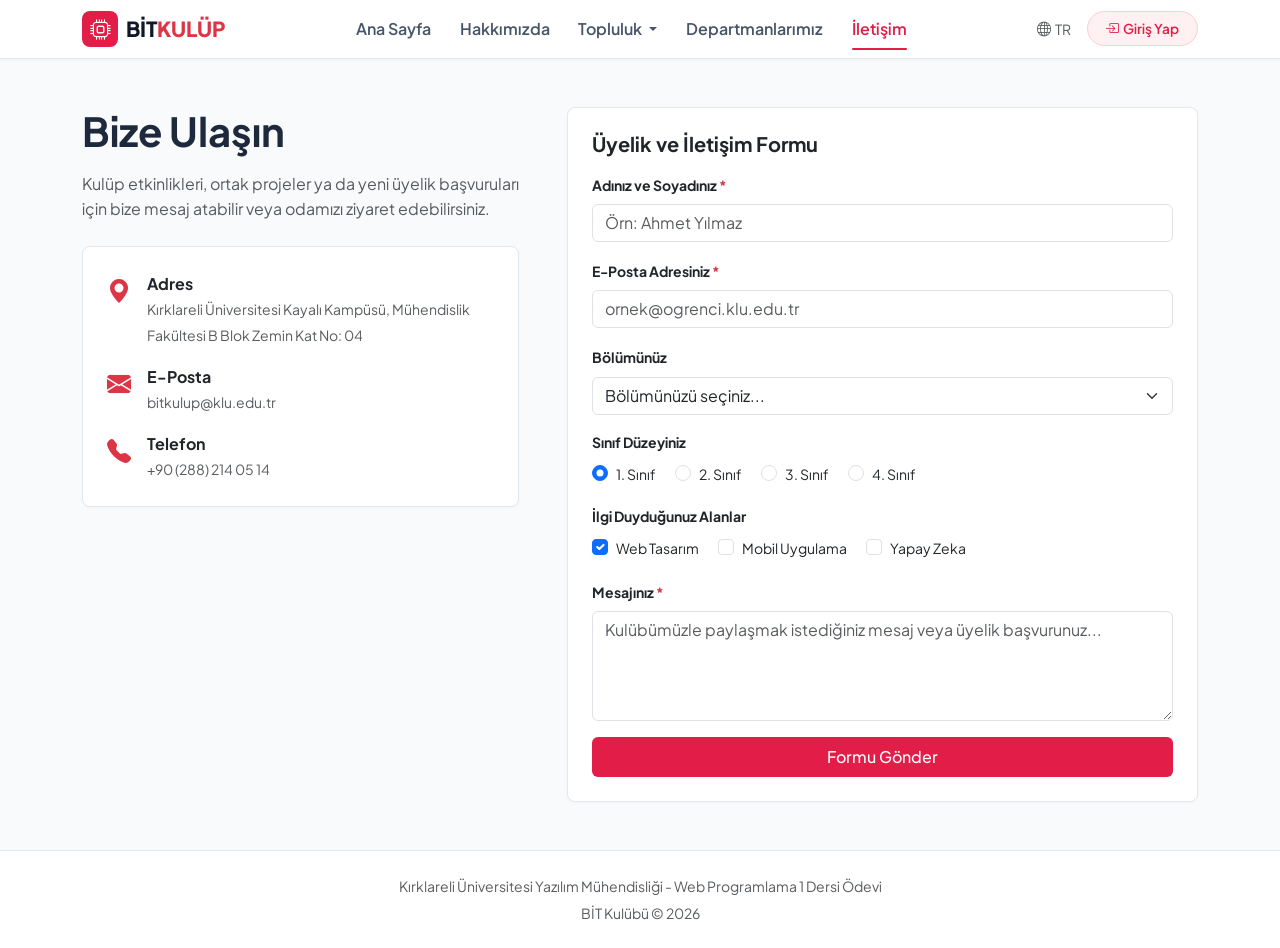
<file: iletisim.html>
<!DOCTYPE html>
<html lang="tr">
<head>
  <meta charset="UTF-8">
  <meta name="viewport" content="width=device-width, initial-scale=1.0">
  <meta name="description" content="Kırklareli Üniversitesi BİT Kulübü İletişim ve Üye Başvuru Formu">
  <title>BİT Kulübü - İletişim</title>

  <!-- Yazı Tipi -->
  <link rel="preconnect" href="https://fonts.googleapis.com">
  <link rel="preconnect" href="https://fonts.gstatic.com" crossorigin>
  <link href="https://fonts.googleapis.com/css2?family=Plus+Jakarta+Sans:wght@400;500;600;700;800&display=swap" rel="stylesheet">

  <!-- Bootstrap Kütüphanesi -->
  <link href="https://cdn.jsdelivr.net/npm/bootstrap@5.3.3/dist/css/bootstrap.min.css" rel="stylesheet">
  <link href="https://cdn.jsdelivr.net/npm/bootstrap-icons@1.11.3/font/bootstrap-icons.min.css" rel="stylesheet">

  <!-- Kendi CSS Dosyamız -->
  <link rel="stylesheet" href="css/style.css">
</head>
<body>

  <!-- Üst Menü -->
  <header>
    <nav class="navbar navbar-expand-lg navbar-clean">
      <div class="container">
        <a class="brand-title" href="index.html">
          <div class="brand-icon"><i class="bi bi-cpu"></i></div>
          <span>BİT<span class="text-danger">KULÜP</span></span>
        </a>

        <button class="navbar-toggler border-0 shadow-none" type="button" data-bs-toggle="collapse" data-bs-target="#mainNavbar" aria-label="Menüyü Aç">
          <span class="navbar-toggler-icon"></span>
        </button>

        <div class="collapse navbar-collapse" id="mainNavbar">
          <ul class="navbar-nav mx-auto mb-2 mb-lg-0 align-items-lg-center">
            <li class="nav-item"><a class="nav-link" href="index.html">Ana Sayfa</a></li>
            <li class="nav-item"><a class="nav-link" href="hakkinda.html">Hakkımızda</a></li>

            <!-- Topluluk Açılır Menüsü (Resimdeki Kategoriler) -->
            <li class="nav-item dropdown">
              <a class="nav-link dropdown-toggle" href="#" id="toplulukDropIletisim" role="button" data-bs-toggle="dropdown" aria-expanded="false">
                Topluluk
              </a>
              <div class="dropdown-menu dropdown-mega-menu shadow" aria-labelledby="toplulukDropIletisim">
                <div class="row g-2">
                  <div class="col-12 col-md-6">
                    <a href="hakkinda.html#departmanlar" class="menu-item-card">
                      <div class="menu-icon-box icon-cyan"><i class="bi bi-layers"></i></div>
                      <div>
                        <div class="menu-text-title">Departmanlar</div>
                        <div class="menu-text-desc">Komitelerimizin yapısı</div>
                      </div>
                    </a>

                    <a href="uyeler.html" class="menu-item-card">
                      <div class="menu-icon-box icon-pink"><i class="bi bi-search"></i></div>
                      <div>
                        <div class="menu-text-title">Üyelerimiz</div>
                        <div class="menu-text-desc">Geliştirici kadromuz</div>
                      </div>
                    </a>

                    <a href="etkinlikler.html" class="menu-item-card">
                      <div class="menu-icon-box icon-rose"><i class="bi bi-file-earmark-text"></i></div>
                      <div>
                        <div class="menu-text-title">Duyurular &amp; Blog</div>
                        <div class="menu-text-desc">Yazı ve haberlerimiz</div>
                      </div>
                    </a>

                    <a href="hakkinda.html#sponsorlar" class="menu-item-card">
                      <div class="menu-icon-box icon-teal"><i class="bi bi-award"></i></div>
                      <div>
                        <div class="menu-text-title">Sponsorlar</div>
                        <div class="menu-text-desc">Kurumsal ortaklar</div>
                      </div>
                    </a>
                  </div>

                  <div class="col-12 col-md-6">
                    <a href="uyeler.html" class="menu-item-card">
                      <div class="menu-icon-box icon-pink"><i class="bi bi-people"></i></div>
                      <div>
                        <div class="menu-text-title">Yönetim Ekibi</div>
                        <div class="menu-text-desc">Yönetim kadrosu</div>
                      </div>
                    </a>

                    <a href="etkinlikler.html" class="menu-item-card">
                      <div class="menu-icon-box icon-cyan"><i class="bi bi-calendar3"></i></div>
                      <div>
                        <div class="menu-text-title">Etkinlikler</div>
                        <div class="menu-text-desc">Takvim ve planlar</div>
                      </div>
                    </a>

                    <a href="galeri.html" class="menu-item-card">
                      <div class="menu-icon-box icon-rose"><i class="bi bi-stars"></i></div>
                      <div>
                        <div class="menu-text-title">Galeri</div>
                        <div class="menu-text-desc">Etkinlik fotoğrafları</div>
                      </div>
                    </a>

                    <a href="hakkinda.html#sikca-sorulanlar" class="menu-item-card">
                      <div class="menu-icon-box icon-pink"><i class="bi bi-question-circle"></i></div>
                      <div>
                        <div class="menu-text-title">Destek &amp; SSS</div>
                        <div class="menu-text-desc">Sıkça sorulan sorular</div>
                      </div>
                    </a>
                  </div>
                </div>
              </div>
            </li>

            <li class="nav-item"><a class="nav-link" href="hakkinda.html#departmanlar">Departmanlarımız</a></li>
            <li class="nav-item"><a class="nav-link active" href="iletisim.html">İletişim</a></li>
          </ul>

          <div class="d-flex align-items-center gap-3">
            <span class="small text-muted d-flex align-items-center gap-1 cursor-pointer">
              <i class="bi bi-globe"></i> TR
            </span>
            <button class="btn btn-login-outline d-flex align-items-center gap-1" data-bs-toggle="modal" data-bs-target="#adminLoginModal">
              <i class="bi bi-box-arrow-in-right"></i> Giriş Yap
            </button>
          </div>
        </div>
      </div>
    </nav>
  </header>

  <!-- Ana İçerik -->
  <main class="container my-5">
    
    <div class="row g-5">
      
      <!-- Sol Taraf: İletişim Bilgileri -->
      <div class="col-12 col-lg-5">
        <h1 class="display-6 fw-bold mb-3">Bize Ulaşın</h1>
        <p class="text-muted mb-4">
          Kulüp etkinlikleri, ortak projeler ya da yeni üyelik başvuruları için bize mesaj atabilir veya odamızı ziyaret edebilirsiniz.
        </p>

        <div class="card card-custom p-4 mb-4">
          <div class="d-flex align-items-start gap-3 mb-3">
            <i class="bi bi-geo-alt-fill text-danger fs-4"></i>
            <div>
              <strong class="d-block">Adres</strong>
              <span class="text-muted small">Kırklareli Üniversitesi Kayalı Kampüsü, Mühendislik Fakültesi B Blok Zemin Kat No: 04</span>
            </div>
          </div>

          <div class="d-flex align-items-start gap-3 mb-3">
            <i class="bi bi-envelope-fill text-danger fs-4"></i>
            <div>
              <strong class="d-block">E-Posta</strong>
              <span class="text-muted small">bitkulup@klu.edu.tr</span>
            </div>
          </div>

          <div class="d-flex align-items-start gap-3">
            <i class="bi bi-telephone-fill text-danger fs-4"></i>
            <div>
              <strong class="d-block">Telefon</strong>
              <span class="text-muted small">+90 (288) 214 05 14</span>
            </div>
          </div>
        </div>
      </div>

      <!-- Sağ Taraf: Form Kısmı (5+ Farklı Input Türü) -->
      <div class="col-12 col-lg-7">
        <div class="card card-custom p-4">
          <h2 class="h5 fw-bold mb-3">Üyelik ve İletişim Formu</h2>

          <form action="#iletisim" method="get">
            
            <!-- Girdi Türü: Metin (Text) -->
            <div class="mb-3">
              <label for="formName" class="form-label small fw-bold">Adınız ve Soyadınız <span class="text-danger">*</span></label>
              <input type="text" class="form-control" id="formName" name="fullName" placeholder="Örn: Ahmet Yılmaz" required>
            </div>

            <!-- Girdi Türü: E-Posta (Email) -->
            <div class="mb-3">
              <label for="formEmail" class="form-label small fw-bold">E-Posta Adresiniz <span class="text-danger">*</span></label>
              <input type="email" class="form-control" id="formEmail" name="email" placeholder="ornek@ogrenci.klu.edu.tr" required>
            </div>

            <!-- Girdi Türü: Açılır Seçim (Select) -->
            <div class="mb-3">
              <label for="formDepartment" class="form-label small fw-bold">Bölümünüz</label>
              <select class="form-select" id="formDepartment" name="department" required>
                <option value="" selected disabled>Bölümünüzü seçiniz...</option>
                <option value="yazilim">Yazılım Mühendisliği</option>
                <option value="bilgisayar">Bilgisayar Mühendisliği</option>
                <option value="elektrik">Elektrik-Elektronik Mühendisliği</option>
                <option value="diger">Diğer Fakülte / Bölüm</option>
              </select>
            </div>

            <!-- Girdi Türü: Radyo Butonları (Radio) -->
            <div class="mb-3">
              <label class="form-label small fw-bold d-block">Sınıf Düzeyiniz</label>
              <div class="form-check form-check-inline">
                <input class="form-check-input" type="radio" name="grade" id="radio1" value="1" checked>
                <label class="form-check-label small" for="radio1">1. Sınıf</label>
              </div>
              <div class="form-check form-check-inline">
                <input class="form-check-input" type="radio" name="grade" id="radio2" value="2">
                <label class="form-check-label small" for="radio2">2. Sınıf</label>
              </div>
              <div class="form-check form-check-inline">
                <input class="form-check-input" type="radio" name="grade" id="radio3" value="3">
                <label class="form-check-label small" for="radio3">3. Sınıf</label>
              </div>
              <div class="form-check form-check-inline">
                <input class="form-check-input" type="radio" name="grade" id="radio4" value="4">
                <label class="form-check-label small" for="radio4">4. Sınıf</label>
              </div>
            </div>

            <!-- Girdi Türü: Çoklu Seçim Kutuları (Checkbox) -->
            <div class="mb-3">
              <label class="form-label small fw-bold d-block">İlgi Duyduğunuz Alanlar</label>
              <div class="form-check form-check-inline">
                <input class="form-check-input" type="checkbox" id="chkWeb" name="interestWeb" value="web" checked>
                <label class="form-check-label small" for="chkWeb">Web Tasarım</label>
              </div>
              <div class="form-check form-check-inline">
                <input class="form-check-input" type="checkbox" id="chkMobil" name="interestMobile" value="mobil">
                <label class="form-check-label small" for="chkMobil">Mobil Uygulama</label>
              </div>
              <div class="form-check form-check-inline">
                <input class="form-check-input" type="checkbox" id="chkYapayZeka" name="interestAI" value="ai">
                <label class="form-check-label small" for="chkYapayZeka">Yapay Zeka</label>
              </div>
            </div>

            <!-- Girdi Türü: Çok Satırlı Metin (Textarea) -->
            <div class="mb-3">
              <label for="formMessage" class="form-label small fw-bold">Mesajınız <span class="text-danger">*</span></label>
              <textarea class="form-control" id="formMessage" name="message" rows="4" placeholder="Kulübümüzle paylaşmak istediğiniz mesaj veya üyelik başvurunuz..." required></textarea>
            </div>

            <!-- Girdi Türü: Gönderme Butonu (Submit) -->
            <button type="submit" class="btn btn-primary-custom w-100">
              Formu Gönder
            </button>
          </form>
        </div>
      </div>

    </div>

  </main>

  <!-- Sayfa Altı -->
  <footer class="footer-clean">
    <div class="container text-center small text-muted">
      <p class="mb-1">Kırklareli Üniversitesi Yazılım Mühendisliği - Web Programlama 1 Dersi Ödevi</p>
      <p class="mb-0">BİT Kulübü &copy; 2026</p>
    </div>
  </footer>

  <!-- Giriş Yap Modalı -->
  <div class="modal fade" id="adminLoginModal" tabindex="-1" aria-hidden="true">
    <div class="modal-dialog modal-dialog-centered">
      <div class="modal-content">
        <div class="modal-header">
          <h5 class="modal-title fw-bold">Yönetici Girişi</h5>
          <button type="button" class="btn-close" data-bs-dismiss="modal"></button>
        </div>
        <div class="modal-body">
          <div class="p-2 bg-light border rounded-3 mb-3 small">
            <span class="text-danger fw-bold">Demo Giriş Bilgileri:</span> Kullanıcı: <strong>admin</strong> | Şifre: <strong>admin123</strong>
          </div>
          <div class="mb-3">
            <label class="form-label small fw-bold">Kullanıcı Adı</label>
            <input type="text" class="form-control" value="admin" readonly>
          </div>
          <div class="mb-3">
            <label class="form-label small fw-bold">Geçici Şifre</label>
            <input type="password" class="form-control" value="admin123" readonly>
          </div>
        </div>
        <div class="modal-footer">
          <button type="button" class="btn btn-sm btn-secondary" data-bs-dismiss="modal">İptal</button>
          <button type="button" class="btn btn-sm btn-primary-custom" data-bs-target="#adminDashboardModal" data-bs-toggle="modal">
            Giriş Yap ve Panele Git
          </button>
        </div>
      </div>
    </div>
  </div>

  <!-- Yönetim Paneli Gösterim Modalı -->
  <div class="modal fade" id="adminDashboardModal" tabindex="-1" aria-hidden="true">
    <div class="modal-dialog modal-dialog-centered modal-lg">
      <div class="modal-content">
        <div class="modal-header bg-dark text-white">
          <h5 class="modal-title fw-bold">Kulüp Admin Yönetim Paneli</h5>
          <button type="button" class="btn-close btn-close-white" data-bs-dismiss="modal"></button>
        </div>
        <div class="modal-body">
          <div class="row g-3 mb-4 text-center">
            <div class="col-4">
              <div class="p-3 bg-light rounded-3 border">
                <div class="h4 fw-bold text-danger mb-0">852</div>
                <small class="text-muted">Kayıtlı Üye</small>
              </div>
            </div>
            <div class="col-4">
              <div class="p-3 bg-light rounded-3 border">
                <div class="h4 fw-bold text-success mb-0">6</div>
                <small class="text-muted">Aktif Etkinlik</small>
              </div>
            </div>
            <div class="col-4">
              <div class="p-3 bg-light rounded-3 border">
                <div class="h4 fw-bold text-warning mb-0">3</div>
                <small class="text-muted">Yeni Başvuru</small>
              </div>
            </div>
          </div>
          <h6 class="fw-bold mb-2">Hızlı İşlemler</h6>
          <ul class="list-group list-group-flush border rounded-3 small">
            <li class="list-group-item d-flex justify-content-between align-items-center">
              <span>Yeni Üye Onayı: Mehmet Arda</span>
              <span class="badge bg-success">Onaylandı</span>
            </li>
            <li class="list-group-item d-flex justify-content-between align-items-center">
              <span>Etkinlik Yayını: Web Geliştirme Hackathonu</span>
              <span class="badge bg-danger">Yayında</span>
            </li>
          </ul>
        </div>
        <div class="modal-footer">
          <button type="button" class="btn btn-sm btn-dark" data-bs-dismiss="modal">Paneli Kapat</button>
        </div>
      </div>
    </div>
  </div>

  <!-- Bootstrap JS Kütüphanesi -->
  <script src="https://cdn.jsdelivr.net/npm/bootstrap@5.3.3/dist/js/bootstrap.bundle.min.js"></script>
</body>
</html>
</file>
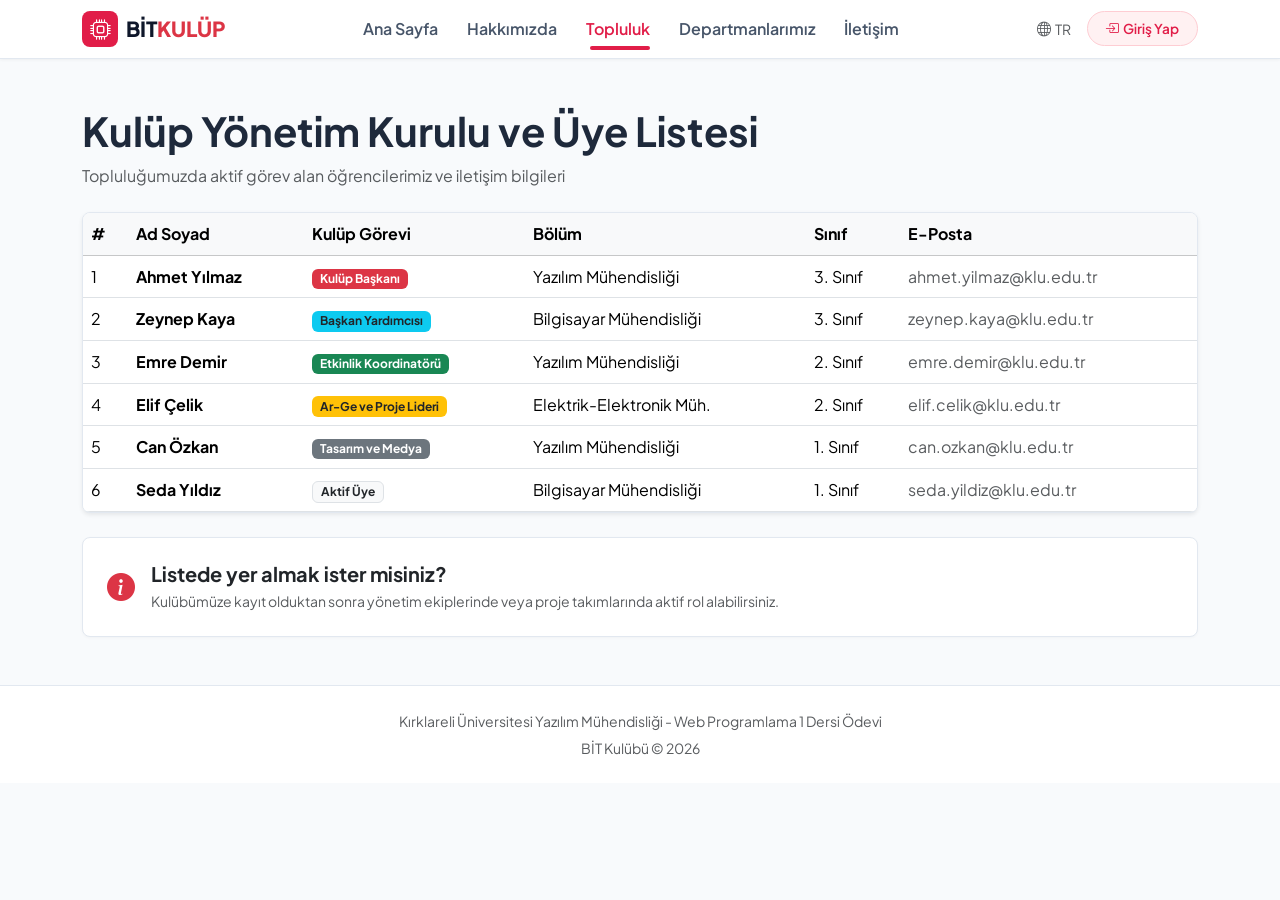
<file: uyeler.html>
<!DOCTYPE html>
<html lang="tr">
<head>
  <meta charset="UTF-8">
  <meta name="viewport" content="width=device-width, initial-scale=1.0">
  <meta name="description" content="Kırklareli Üniversitesi BİT Kulübü Üye Listesi ve Yönetim Kurulu">
  <title>BİT Kulübü - Üyeler</title>

  <!-- Yazı Tipi -->
  <link rel="preconnect" href="https://fonts.googleapis.com">
  <link rel="preconnect" href="https://fonts.gstatic.com" crossorigin>
  <link href="https://fonts.googleapis.com/css2?family=Plus+Jakarta+Sans:wght@400;500;600;700;800&display=swap" rel="stylesheet">

  <!-- Bootstrap Kütüphanesi -->
  <link href="https://cdn.jsdelivr.net/npm/bootstrap@5.3.3/dist/css/bootstrap.min.css" rel="stylesheet">
  <link href="https://cdn.jsdelivr.net/npm/bootstrap-icons@1.11.3/font/bootstrap-icons.min.css" rel="stylesheet">

  <!-- Kendi CSS Dosyamız -->
  <link rel="stylesheet" href="css/style.css">
</head>
<body>

  <!-- Üst Menü -->
  <header>
    <nav class="navbar navbar-expand-lg navbar-clean">
      <div class="container">
        <a class="brand-title" href="index.html">
          <div class="brand-icon"><i class="bi bi-cpu"></i></div>
          <span>BİT<span class="text-danger">KULÜP</span></span>
        </a>

        <button class="navbar-toggler border-0 shadow-none" type="button" data-bs-toggle="collapse" data-bs-target="#mainNavbar" aria-label="Menüyü Aç">
          <span class="navbar-toggler-icon"></span>
        </button>

        <div class="collapse navbar-collapse" id="mainNavbar">
          <ul class="navbar-nav mx-auto mb-2 mb-lg-0 align-items-lg-center">
            <li class="nav-item"><a class="nav-link" href="index.html">Ana Sayfa</a></li>
            <li class="nav-item"><a class="nav-link" href="hakkinda.html">Hakkımızda</a></li>

            <!-- Topluluk Açılır Menüsü (Resimdeki Kategoriler) -->
            <li class="nav-item dropdown">
              <a class="nav-link dropdown-toggle active" href="#" id="toplulukDropUyeler" role="button" data-bs-toggle="dropdown" aria-expanded="false">
                Topluluk
              </a>
              <div class="dropdown-menu dropdown-mega-menu shadow" aria-labelledby="toplulukDropUyeler">
                <div class="row g-2">
                  <div class="col-12 col-md-6">
                    <a href="hakkinda.html#departmanlar" class="menu-item-card">
                      <div class="menu-icon-box icon-cyan"><i class="bi bi-layers"></i></div>
                      <div>
                        <div class="menu-text-title">Departmanlar</div>
                        <div class="menu-text-desc">Komitelerimizin yapısı</div>
                      </div>
                    </a>

                    <a href="uyeler.html" class="menu-item-card">
                      <div class="menu-icon-box icon-pink"><i class="bi bi-search"></i></div>
                      <div>
                        <div class="menu-text-title">Üyelerimiz</div>
                        <div class="menu-text-desc">Geliştirici kadromuz</div>
                      </div>
                    </a>

                    <a href="etkinlikler.html" class="menu-item-card">
                      <div class="menu-icon-box icon-rose"><i class="bi bi-file-earmark-text"></i></div>
                      <div>
                        <div class="menu-text-title">Duyurular &amp; Blog</div>
                        <div class="menu-text-desc">Yazı ve haberlerimiz</div>
                      </div>
                    </a>

                    <a href="hakkinda.html#sponsorlar" class="menu-item-card">
                      <div class="menu-icon-box icon-teal"><i class="bi bi-award"></i></div>
                      <div>
                        <div class="menu-text-title">Sponsorlar</div>
                        <div class="menu-text-desc">Kurumsal ortaklar</div>
                      </div>
                    </a>
                  </div>

                  <div class="col-12 col-md-6">
                    <a href="uyeler.html" class="menu-item-card">
                      <div class="menu-icon-box icon-pink"><i class="bi bi-people"></i></div>
                      <div>
                        <div class="menu-text-title">Yönetim Ekibi</div>
                        <div class="menu-text-desc">Yönetim kadrosu</div>
                      </div>
                    </a>

                    <a href="etkinlikler.html" class="menu-item-card">
                      <div class="menu-icon-box icon-cyan"><i class="bi bi-calendar3"></i></div>
                      <div>
                        <div class="menu-text-title">Etkinlikler</div>
                        <div class="menu-text-desc">Takvim ve planlar</div>
                      </div>
                    </a>

                    <a href="galeri.html" class="menu-item-card">
                      <div class="menu-icon-box icon-rose"><i class="bi bi-stars"></i></div>
                      <div>
                        <div class="menu-text-title">Galeri</div>
                        <div class="menu-text-desc">Etkinlik fotoğrafları</div>
                      </div>
                    </a>

                    <a href="hakkinda.html#sikca-sorulanlar" class="menu-item-card">
                      <div class="menu-icon-box icon-pink"><i class="bi bi-question-circle"></i></div>
                      <div>
                        <div class="menu-text-title">Destek &amp; SSS</div>
                        <div class="menu-text-desc">Sıkça sorulan sorular</div>
                      </div>
                    </a>
                  </div>
                </div>
              </div>
            </li>

            <li class="nav-item"><a class="nav-link" href="hakkinda.html#departmanlar">Departmanlarımız</a></li>
            <li class="nav-item"><a class="nav-link" href="iletisim.html">İletişim</a></li>
          </ul>

          <div class="d-flex align-items-center gap-3">
            <span class="small text-muted d-flex align-items-center gap-1 cursor-pointer">
              <i class="bi bi-globe"></i> TR
            </span>
            <button class="btn btn-login-outline d-flex align-items-center gap-1" data-bs-toggle="modal" data-bs-target="#adminLoginModal">
              <i class="bi bi-box-arrow-in-right"></i> Giriş Yap
            </button>
          </div>
        </div>
      </div>
    </nav>
  </header>

  <!-- Ana İçerik -->
  <main class="container my-5">
    
    <div class="mb-4">
      <h1 class="display-6 fw-bold">Kulüp Yönetim Kurulu ve Üye Listesi</h1>
      <p class="text-muted">Topluluğumuzda aktif görev alan öğrencilerimiz ve iletişim bilgileri</p>
    </div>

    <!-- Üye Tablosu (HTML Table Kullanımı) -->
    <div class="table-container shadow-sm">
      <div class="table-responsive">
        <table class="table table-hover align-middle mb-0">
          <thead class="table-light">
            <tr>
              <th>#</th>
              <th>Ad Soyad</th>
              <th>Kulüp Görevi</th>
              <th>Bölüm</th>
              <th>Sınıf</th>
              <th>E-Posta</th>
            </tr>
          </thead>
          <tbody>
            <tr>
              <td>1</td>
              <td class="fw-bold">Ahmet Yılmaz</td>
              <td><span class="badge bg-danger">Kulüp Başkanı</span></td>
              <td>Yazılım Mühendisliği</td>
              <td>3. Sınıf</td>
              <td class="text-muted">ahmet.yilmaz@klu.edu.tr</td>
            </tr>
            <tr>
              <td>2</td>
              <td class="fw-bold">Zeynep Kaya</td>
              <td><span class="badge bg-info text-dark">Başkan Yardımcısı</span></td>
              <td>Bilgisayar Mühendisliği</td>
              <td>3. Sınıf</td>
              <td class="text-muted">zeynep.kaya@klu.edu.tr</td>
            </tr>
            <tr>
              <td>3</td>
              <td class="fw-bold">Emre Demir</td>
              <td><span class="badge bg-success">Etkinlik Koordinatörü</span></td>
              <td>Yazılım Mühendisliği</td>
              <td>2. Sınıf</td>
              <td class="text-muted">emre.demir@klu.edu.tr</td>
            </tr>
            <tr>
              <td>4</td>
              <td class="fw-bold">Elif Çelik</td>
              <td><span class="badge bg-warning text-dark">Ar-Ge ve Proje Lideri</span></td>
              <td>Elektrik-Elektronik Müh.</td>
              <td>2. Sınıf</td>
              <td class="text-muted">elif.celik@klu.edu.tr</td>
            </tr>
            <tr>
              <td>5</td>
              <td class="fw-bold">Can Özkan</td>
              <td><span class="badge bg-secondary">Tasarım ve Medya</span></td>
              <td>Yazılım Mühendisliği</td>
              <td>1. Sınıf</td>
              <td class="text-muted">can.ozkan@klu.edu.tr</td>
            </tr>
            <tr>
              <td>6</td>
              <td class="fw-bold">Seda Yıldız</td>
              <td><span class="badge bg-light text-dark border">Aktif Üye</span></td>
              <td>Bilgisayar Mühendisliği</td>
              <td>1. Sınıf</td>
              <td class="text-muted">seda.yildiz@klu.edu.tr</td>
            </tr>
          </tbody>
        </table>
      </div>
    </div>

    <!-- Bilgilendirme Kutusu -->
    <div class="card card-custom p-4 mt-4 bg-white">
      <div class="d-flex align-items-center gap-3">
        <i class="bi bi-info-circle-fill text-danger fs-3"></i>
        <div>
          <h5 class="fw-bold mb-1">Listede yer almak ister misiniz?</h5>
          <p class="text-muted small mb-0">Kulübümüze kayıt olduktan sonra yönetim ekiplerinde veya proje takımlarında aktif rol alabilirsiniz.</p>
        </div>
      </div>
    </div>

  </main>

  <!-- Sayfa Altı -->
  <footer class="footer-clean">
    <div class="container text-center small text-muted">
      <p class="mb-1">Kırklareli Üniversitesi Yazılım Mühendisliği - Web Programlama 1 Dersi Ödevi</p>
      <p class="mb-0">BİT Kulübü &copy; 2026</p>
    </div>
  </footer>

  <!-- Giriş Yap Modalı -->
  <div class="modal fade" id="adminLoginModal" tabindex="-1" aria-hidden="true">
    <div class="modal-dialog modal-dialog-centered">
      <div class="modal-content">
        <div class="modal-header">
          <h5 class="modal-title fw-bold">Yönetici Girişi</h5>
          <button type="button" class="btn-close" data-bs-dismiss="modal"></button>
        </div>
        <div class="modal-body">
          <div class="p-2 bg-light border rounded-3 mb-3 small">
            <span class="text-danger fw-bold">Demo Giriş Bilgileri:</span> Kullanıcı: <strong>admin</strong> | Şifre: <strong>admin123</strong>
          </div>
          <div class="mb-3">
            <label class="form-label small fw-bold">Kullanıcı Adı</label>
            <input type="text" class="form-control" value="admin" readonly>
          </div>
          <div class="mb-3">
            <label class="form-label small fw-bold">Geçici Şifre</label>
            <input type="password" class="form-control" value="admin123" readonly>
          </div>
        </div>
        <div class="modal-footer">
          <button type="button" class="btn btn-sm btn-secondary" data-bs-dismiss="modal">İptal</button>
          <button type="button" class="btn btn-sm btn-primary-custom" data-bs-target="#adminDashboardModal" data-bs-toggle="modal">
            Giriş Yap ve Panele Git
          </button>
        </div>
      </div>
    </div>
  </div>

  <!-- Yönetim Paneli Gösterim Modalı -->
  <div class="modal fade" id="adminDashboardModal" tabindex="-1" aria-hidden="true">
    <div class="modal-dialog modal-dialog-centered modal-lg">
      <div class="modal-content">
        <div class="modal-header bg-dark text-white">
          <h5 class="modal-title fw-bold">Kulüp Admin Yönetim Paneli</h5>
          <button type="button" class="btn-close btn-close-white" data-bs-dismiss="modal"></button>
        </div>
        <div class="modal-body">
          <div class="row g-3 mb-4 text-center">
            <div class="col-4">
              <div class="p-3 bg-light rounded-3 border">
                <div class="h4 fw-bold text-danger mb-0">852</div>
                <small class="text-muted">Kayıtlı Üye</small>
              </div>
            </div>
            <div class="col-4">
              <div class="p-3 bg-light rounded-3 border">
                <div class="h4 fw-bold text-success mb-0">6</div>
                <small class="text-muted">Aktif Etkinlik</small>
              </div>
            </div>
            <div class="col-4">
              <div class="p-3 bg-light rounded-3 border">
                <div class="h4 fw-bold text-warning mb-0">3</div>
                <small class="text-muted">Yeni Başvuru</small>
              </div>
            </div>
          </div>
          <h6 class="fw-bold mb-2">Hızlı İşlemler</h6>
          <ul class="list-group list-group-flush border rounded-3 small">
            <li class="list-group-item d-flex justify-content-between align-items-center">
              <span>Yeni Üye Onayı: Mehmet Arda</span>
              <span class="badge bg-success">Onaylandı</span>
            </li>
            <li class="list-group-item d-flex justify-content-between align-items-center">
              <span>Etkinlik Yayını: Web Geliştirme Hackathonu</span>
              <span class="badge bg-danger">Yayında</span>
            </li>
          </ul>
        </div>
        <div class="modal-footer">
          <button type="button" class="btn btn-sm btn-dark" data-bs-dismiss="modal">Paneli Kapat</button>
        </div>
      </div>
    </div>
  </div>

  <!-- Bootstrap JS Kütüphanesi -->
  <script src="https://cdn.jsdelivr.net/npm/bootstrap@5.3.3/dist/js/bootstrap.bundle.min.js"></script>
</body>
</html>
</file>
<file: css/style.css>
/* 
   Web Programlama 1 Dersi - BİT Kulübü Sitesi
   Öğrenci Stil Dosyası
*/

/* Temel Renkler ve Değişkenler */
:root {
  --primary: #e11d48;
  --primary-hover: #be123c;
  --dark: #0f172a;
  --gray-bg: #f8fafc;
  --gray-border: #e2e8f0;
  --text-main: #1e293b;
  --text-muted: #64748b;
  --font-family: 'Plus Jakarta Sans', Arial, sans-serif;
}

/* Genel Sıfırlama */
* {
  box-sizing: border-box;
  margin: 0;
  padding: 0;
}

body {
  font-family: var(--font-family);
  background-color: var(--gray-bg);
  color: var(--text-main);
  line-height: 1.6;
}

/* Üst Menü Tasarımı */
.navbar-clean {
  background-color: #ffffff;
  border-bottom: 1px solid var(--gray-border);
  box-shadow: 0 1px 3px rgba(0, 0, 0, 0.05);
  position: sticky;
  top: 0;
  z-index: 1030;
}

/* Logo ve Kulüp İsmi */
.brand-title {
  font-weight: 800;
  font-size: 1.3rem;
  color: var(--dark);
  text-decoration: none;
  display: flex;
  align-items: center;
  gap: 0.5rem;
}

.brand-icon {
  width: 36px;
  height: 36px;
  background-color: var(--primary);
  color: #ffffff;
  border-radius: 8px;
  display: flex;
  align-items: center;
  justify-content: center;
}

/* Linkler ve Hover Efektleri */
.nav-link {
  font-weight: 600;
  color: #475569 !important;
  transition: color 0.2s ease;
  padding: 0.5rem 0.9rem !important;
  position: relative;
}

.nav-link:hover, 
.nav-link.active {
  color: var(--primary) !important;
}

.nav-link.active::after {
  content: '';
  position: absolute;
  bottom: 0px;
  left: 0.9rem;
  right: 0.9rem;
  height: 2px;
  background-color: var(--primary);
  border-radius: 2px;
}

/* Üst Sağ Butonlar */
.btn-login-outline {
  color: var(--primary);
  border: 1px solid #fecdd3;
  background-color: #fff1f2;
  font-weight: 600;
  font-size: 0.85rem;
  padding: 0.4rem 1.1rem;
  border-radius: 20px;
  transition: all 0.2s ease;
}

.btn-login-outline:hover {
  background-color: var(--primary);
  color: #ffffff;
  border-color: var(--primary);
}

/* Mega Menü / Görseldeki Gibi İki Kolonlu Açılır Menü Tasarımı */
.dropdown-mega-menu {
  min-width: 440px;
  border-radius: 16px;
  padding: 1rem;
  border: 1px solid rgba(0,0,0,0.06);
  box-shadow: 0 10px 25px -5px rgba(0, 0, 0, 0.1), 0 8px 10px -6px rgba(0, 0, 0, 0.05);
}

.menu-item-card {
  display: flex;
  align-items: center;
  gap: 0.75rem;
  padding: 0.55rem 0.7rem;
  border-radius: 10px;
  text-decoration: none;
  transition: background-color 0.15s ease;
}

.menu-item-card:hover {
  background-color: #f8fafc;
}

.menu-icon-box {
  width: 36px;
  height: 36px;
  border-radius: 10px;
  display: flex;
  align-items: center;
  justify-content: center;
  font-size: 1.05rem;
  flex-shrink: 0;
}

/* Resimdeki İkon Kutusu Renkleri */
.icon-cyan { background-color: #e0f2fe; color: #0284c7; }
.icon-pink { background-color: #ffe4e6; color: #e11d48; }
.icon-teal { background-color: #ccfbf1; color: #0d9488; }
.icon-rose { background-color: #fce7f3; color: #db2777; }
.icon-amber { background-color: #fef3c7; color: #d97706; }
.icon-blue { background-color: #e0e7ff; color: #4f46e5; }
.icon-green { background-color: #dcfce7; color: #16a34a; }
.icon-orange { background-color: #ffedd5; color: #ea580c; }

.menu-text-title {
  font-size: 0.88rem;
  font-weight: 700;
  color: var(--dark);
  line-height: 1.2;
}

.menu-text-desc {
  font-size: 0.75rem;
  color: var(--text-muted);
  line-height: 1.2;
  margin-top: 2px;
}

/* Kendi Tanımladığımız Özel Butonlar */
.btn-primary-custom {
  background-color: var(--primary);
  color: #ffffff !important;
  font-weight: 500;
  border-radius: 6px;
  padding: 0.5rem 1.2rem;
  border: none;
  transition: background-color 0.2s;
  text-decoration: none;
  display: inline-block;
}

.btn-primary-custom:hover {
  background-color: var(--primary-hover);
}

.btn-outline-custom {
  background-color: transparent;
  color: var(--primary) !important;
  border: 1px solid var(--primary);
  font-weight: 500;
  border-radius: 6px;
  padding: 0.5rem 1.2rem;
  transition: all 0.2s;
  text-decoration: none;
  display: inline-block;
}

.btn-outline-custom:hover {
  background-color: var(--primary);
  color: #ffffff !important;
}

/* Ana Sayfa Giriş (Hero) Alanı */
.hero-box {
  background-color: #ffffff;
  border: 1px solid var(--gray-border);
  border-radius: 12px;
  padding: 2.5rem;
}

/* Sayı Kutuları (Grid / Flexbox) */
.stat-box {
  background: #ffffff;
  border: 1px solid var(--gray-border);
  border-radius: 8px;
  padding: 1rem;
}

.stat-number {
  font-size: 1.7rem;
  font-weight: 700;
  color: var(--primary);
}

/* Kartlar ve Üzerine Gelme Efekti */
.card-custom {
  border: 1px solid var(--gray-border);
  border-radius: 8px;
  background-color: #ffffff;
  box-shadow: 0 1px 3px rgba(0,0,0,0.03);
  transition: transform 0.2s, box-shadow 0.2s;
}

.card-custom:hover {
  transform: translateY(-3px);
  box-shadow: 0 4px 10px rgba(0,0,0,0.07);
}

/* Tablo Kapsayıcısı */
.table-container {
  background: #ffffff;
  border: 1px solid var(--gray-border);
  border-radius: 8px;
  overflow: hidden;
}

/* Alt Kısım (Footer) */
.footer-clean {
  background-color: #ffffff;
  border-top: 1px solid var(--gray-border);
  padding: 1.5rem 0;
  margin-top: 3rem;
}

/* Mobil ve Tablet Uyumluluk Ayarları */
@media (max-width: 768px) {
  .hero-box {
    padding: 1.5rem;
  }
  .dropdown-mega-menu {
    min-width: 100%;
  }
}
</file>
